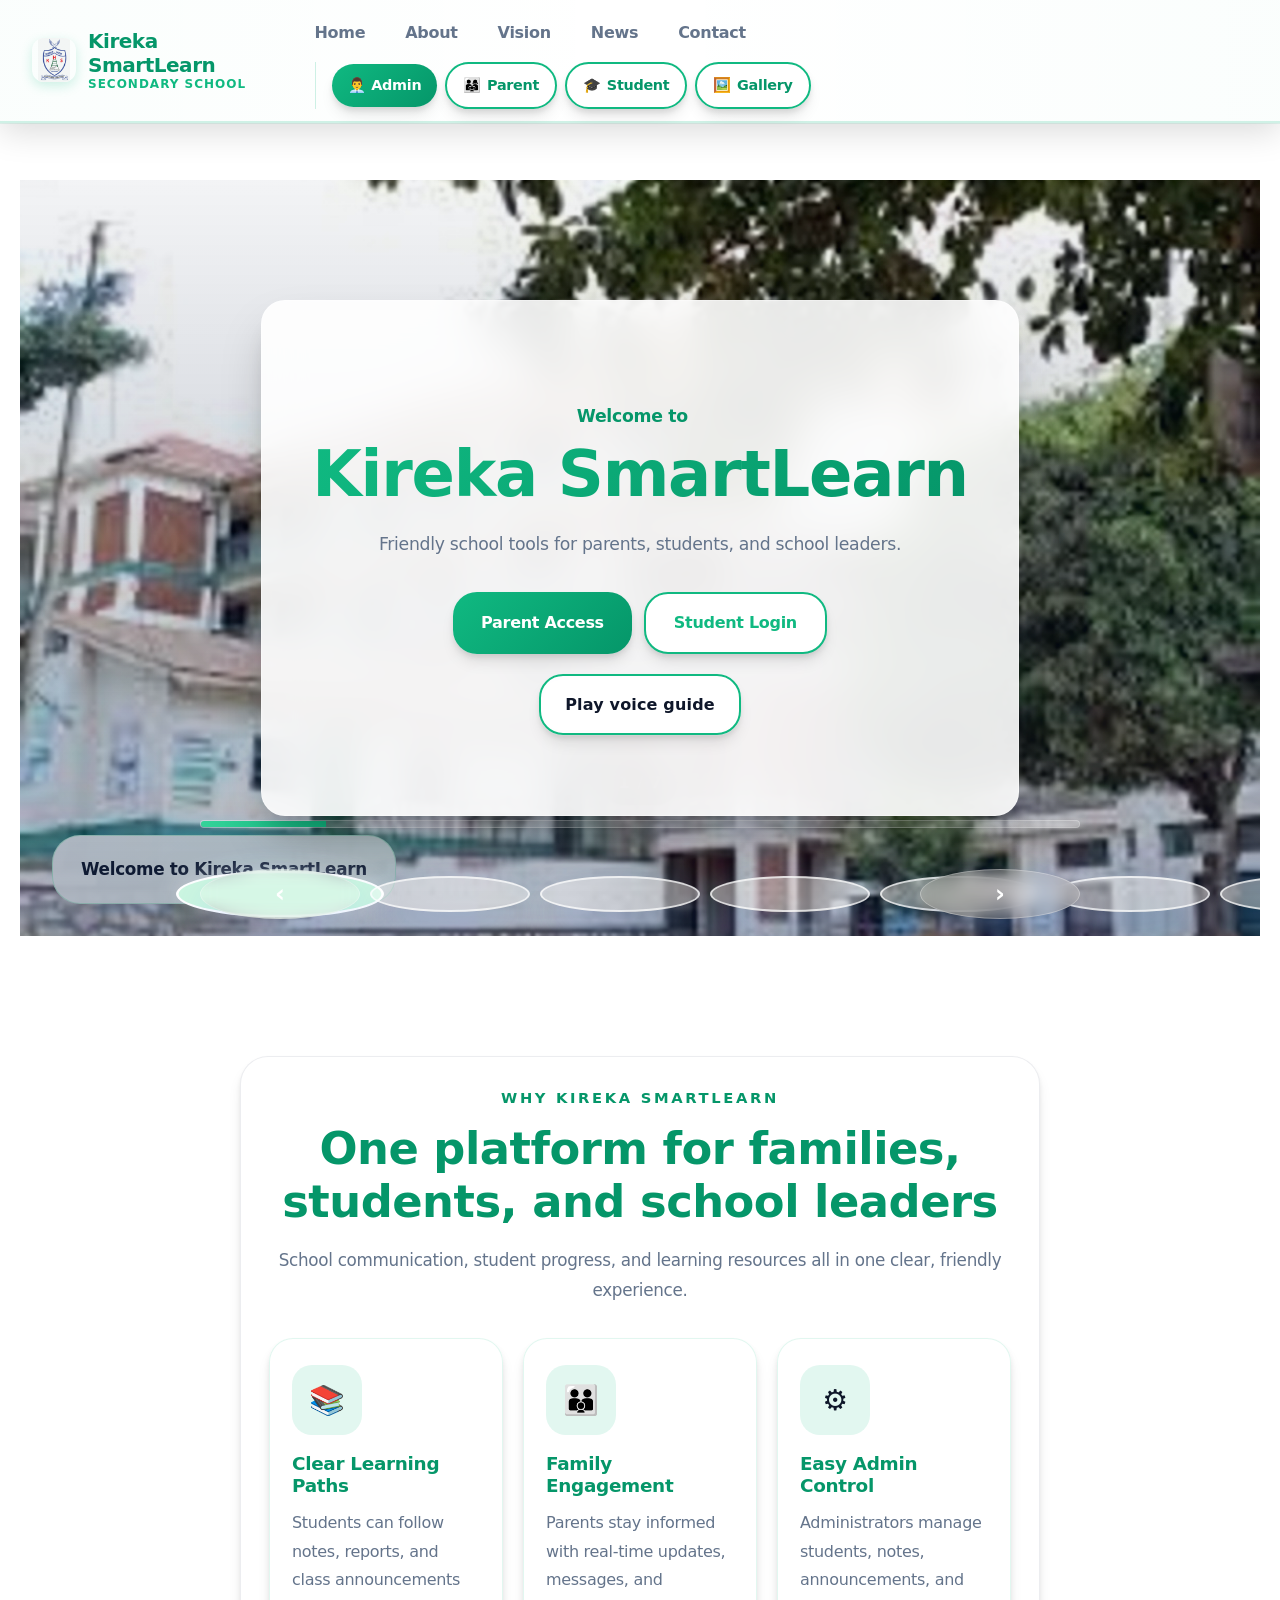
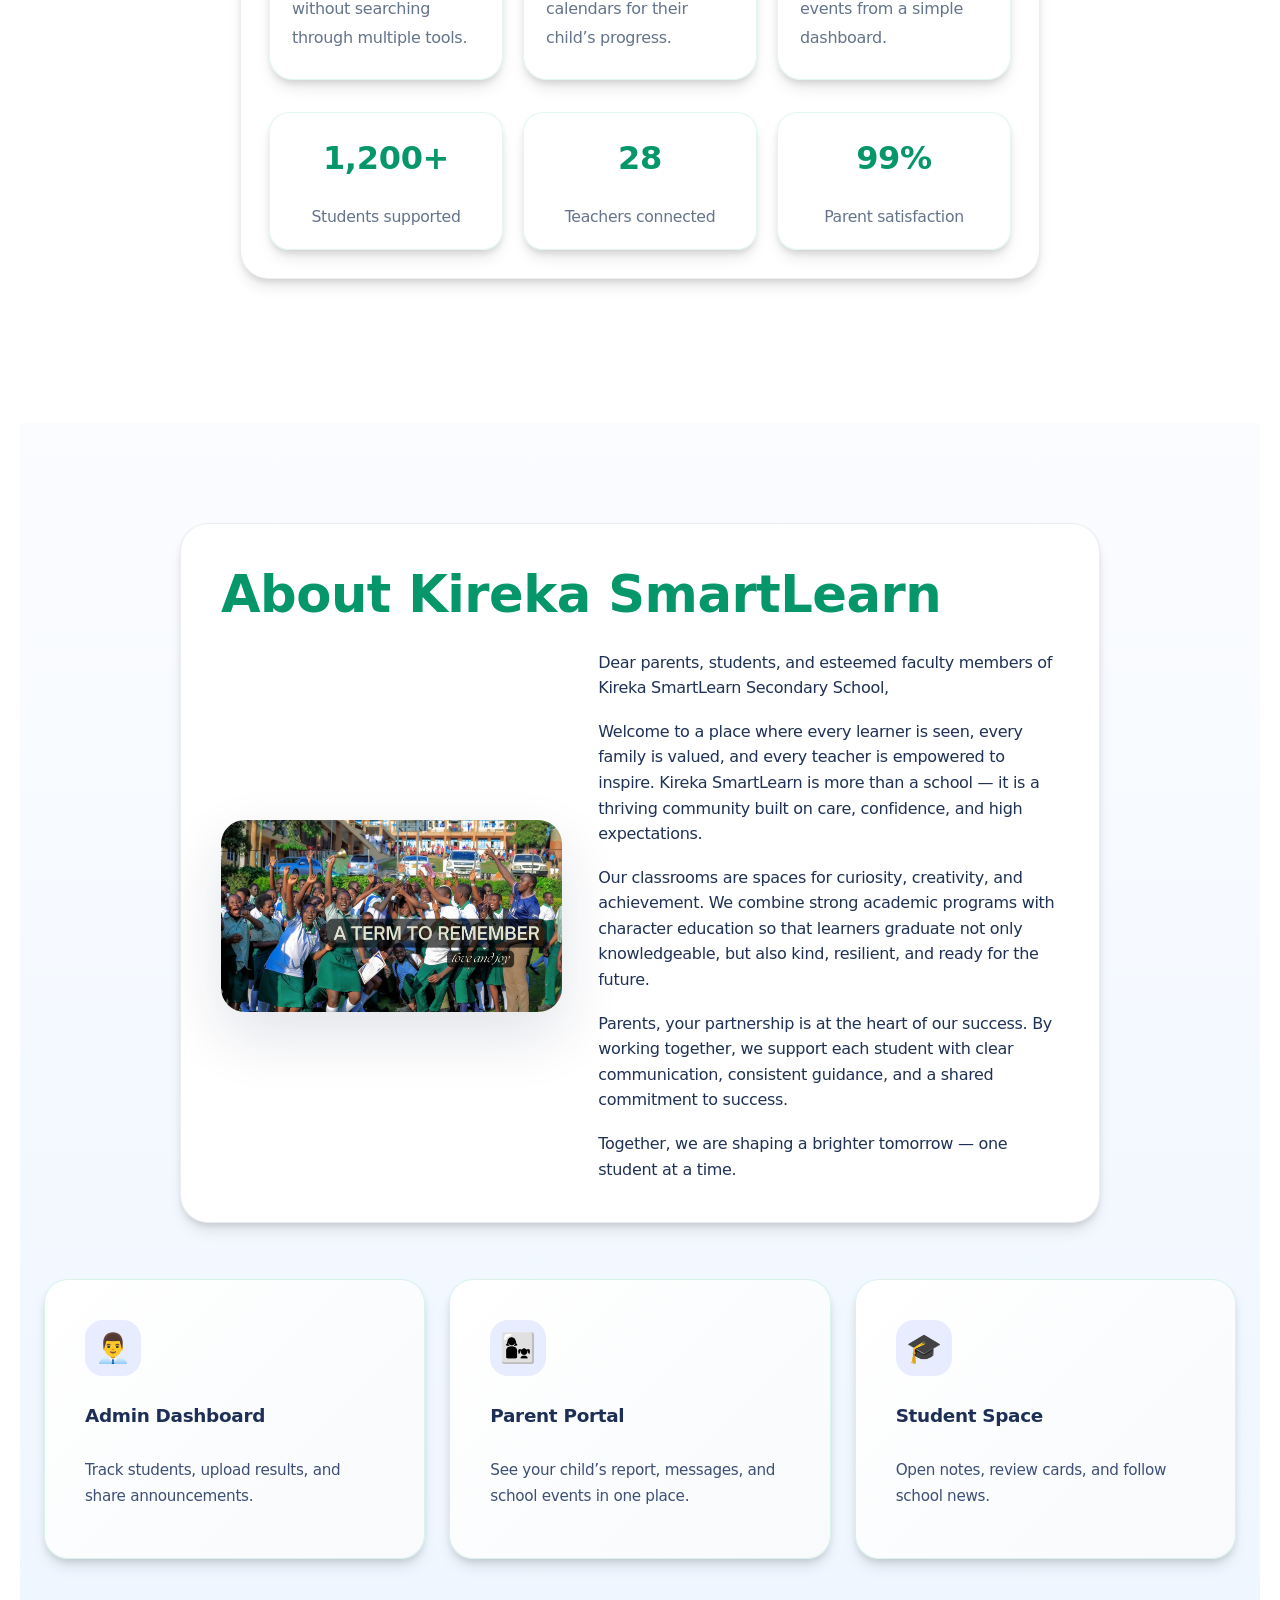
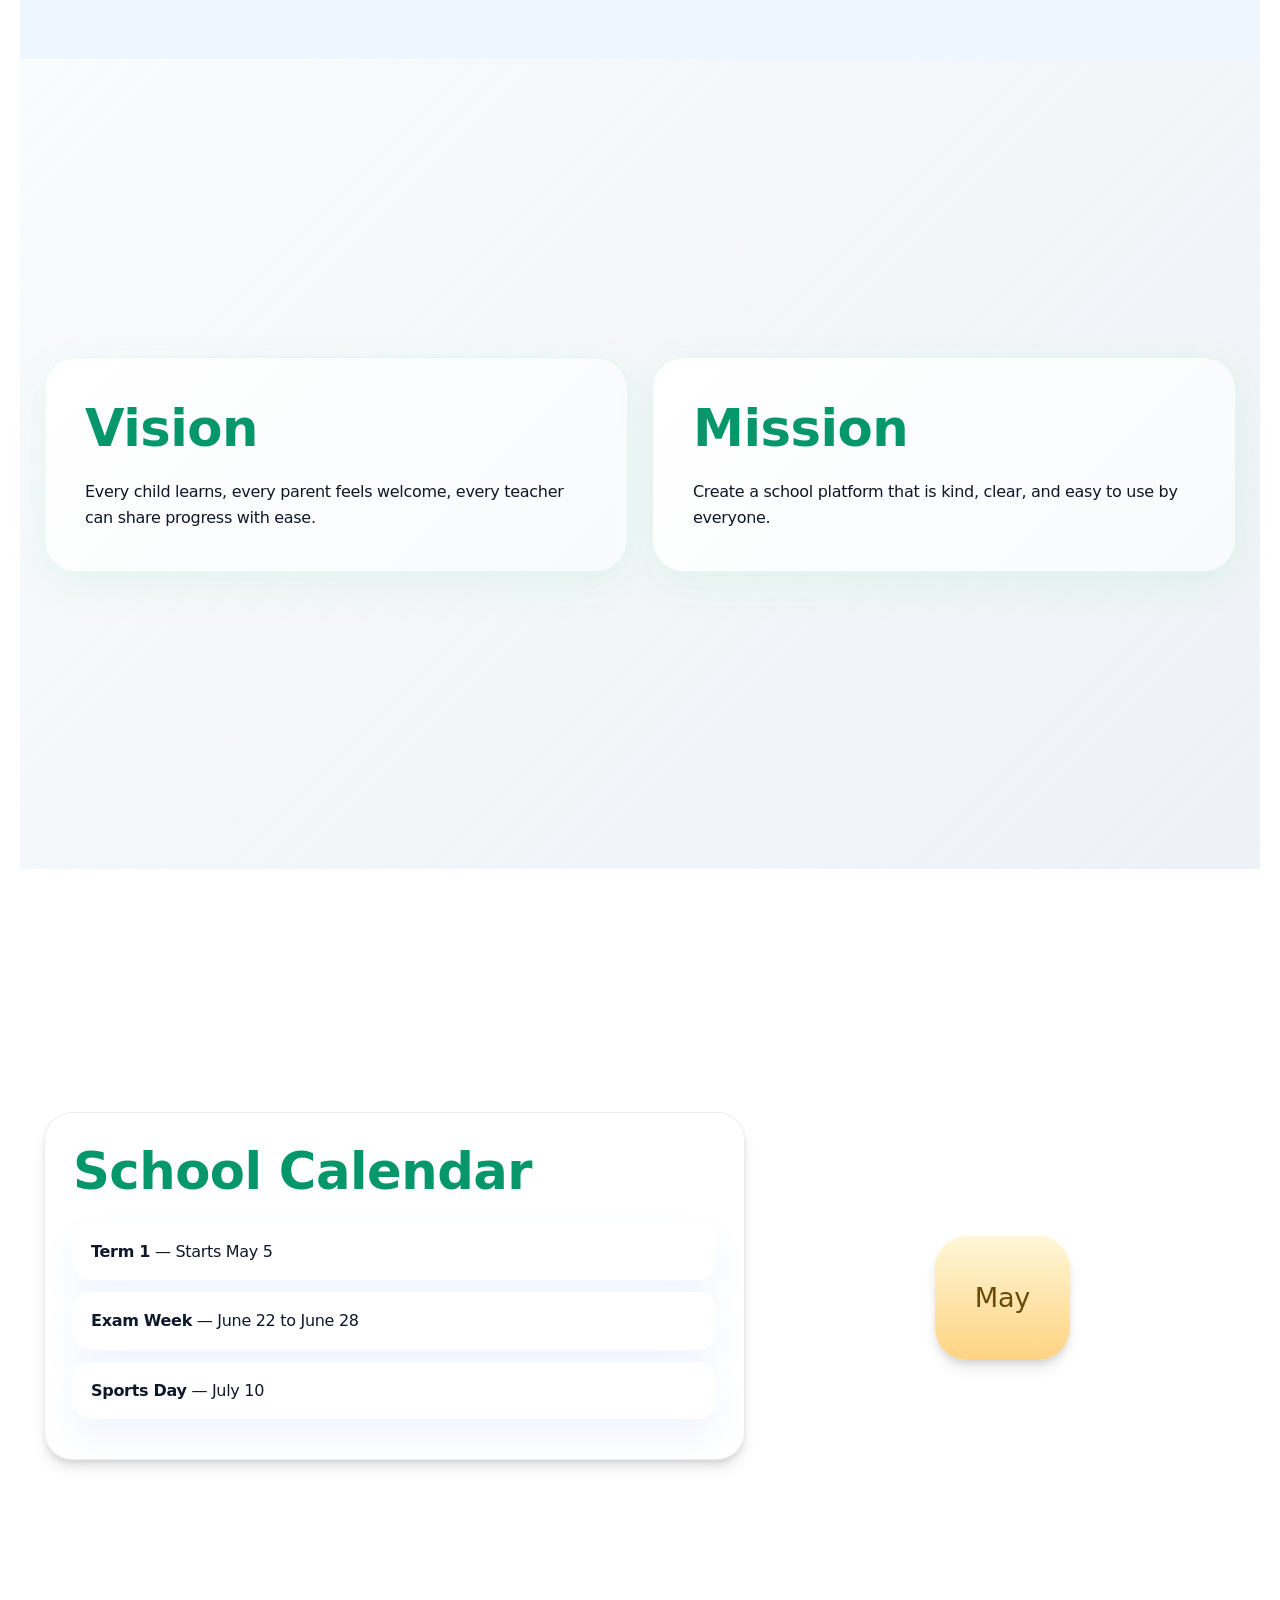
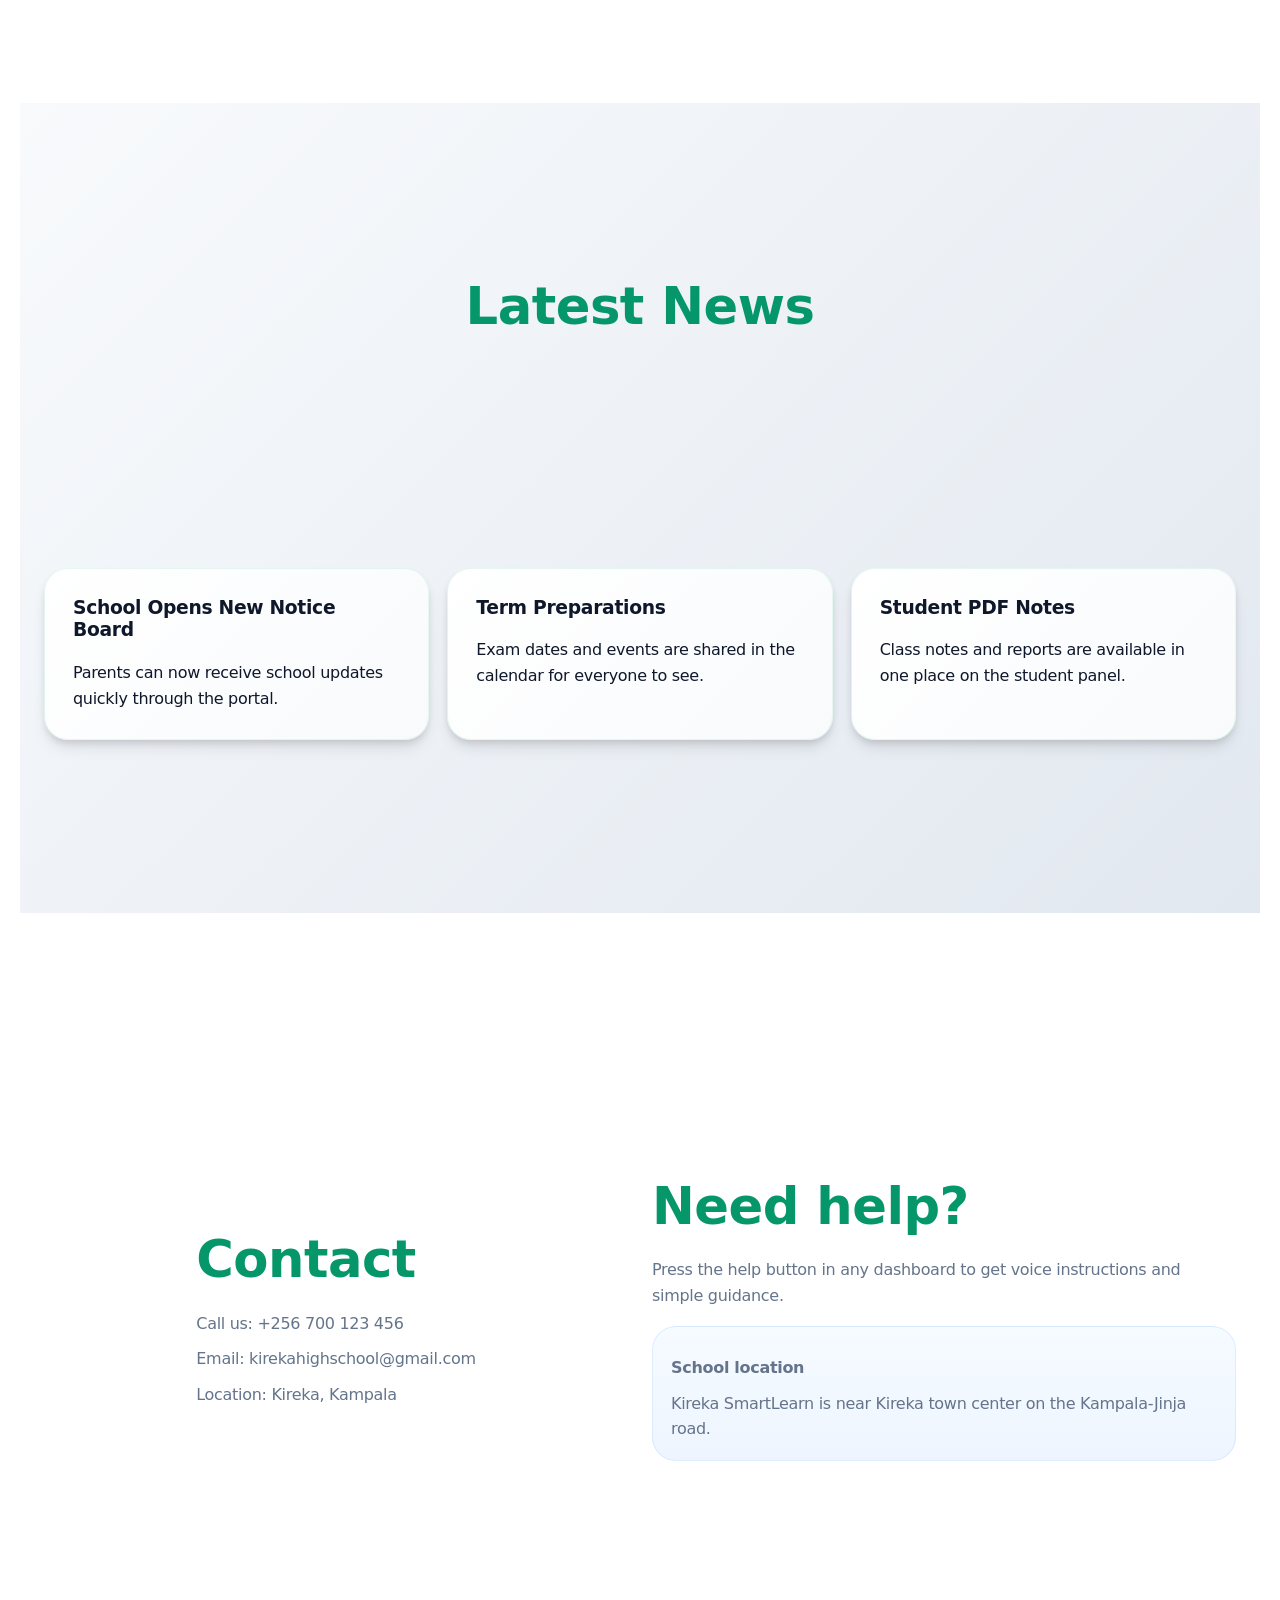
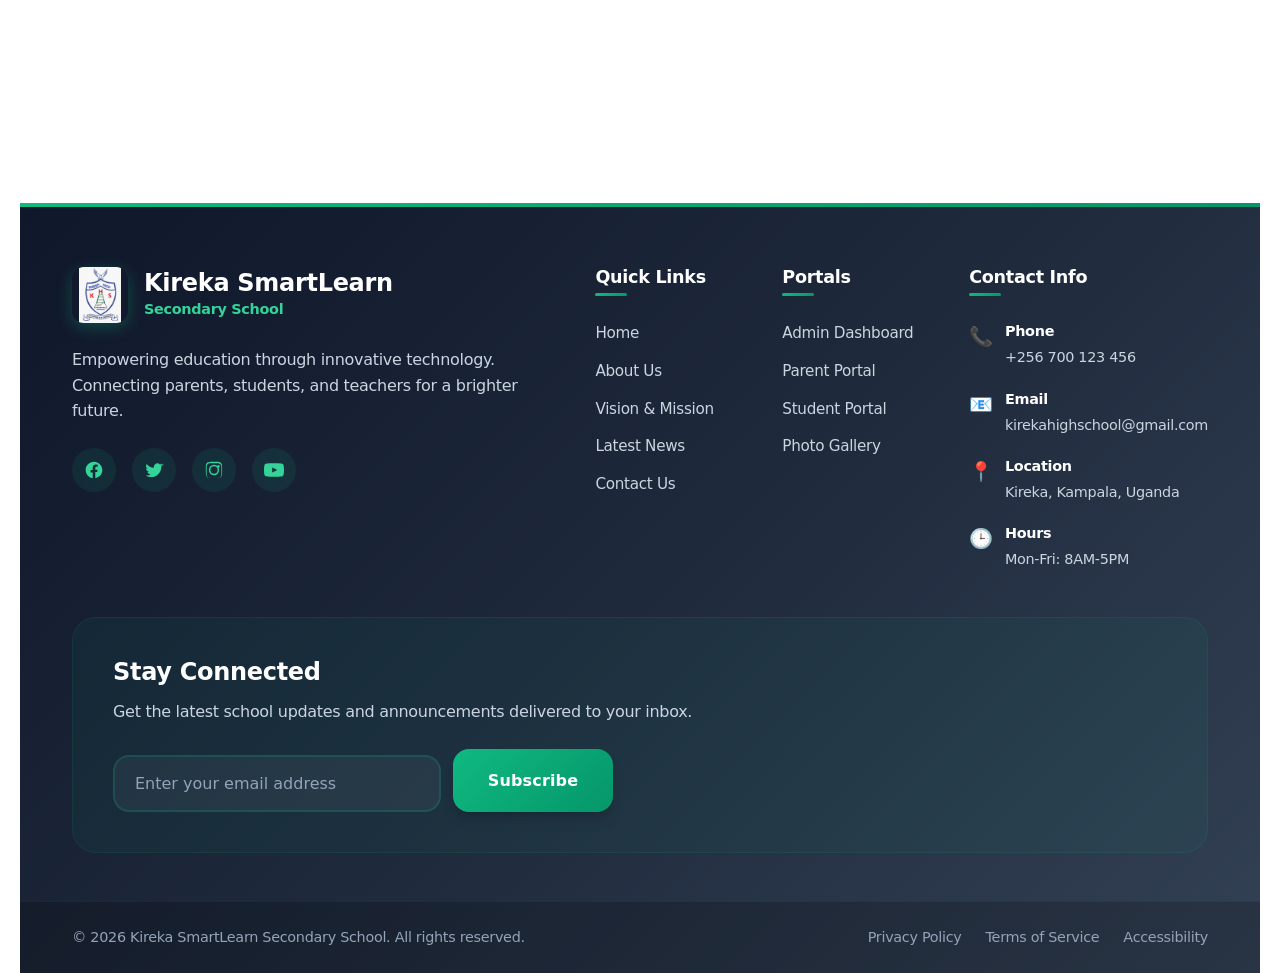
<file: index.html>
<!DOCTYPE html>
<html lang="en">
<head>
  <meta charset="UTF-8" />
  <meta name="viewport" content="width=device-width, initial-scale=1.0" />
  <title>Kireka SmartLearn</title>
  <link rel="stylesheet" href="css/styles.css" />
  <link rel="stylesheet" href="css/landing.css" />
  <script defer src="js/app.js"></script>
  <script defer src="js/landing.js"></script>
</head>
<body>
  <div class="landing-container">
    <div class="welcome-section">
      <div class="logo-area">
        <div class="school-logo">
          <img src="image/kireka-logo.png" alt="Kireka High School Logo">
        </div>
        <h1>Kireka SmartLearn</h1>
        <p class="tagline">Secondary School</p>
      </div>

      <div class="welcome-message">
        <h2>Welcome to Our School Community</h2>
        <p>Simple, friendly tools for parents, students, and teachers. Easy to use, easy to understand.</p>

        <div class="features-preview">
          <div class="feature" data-feature="parent">
            <span>👨‍👩‍👧</span>
            <p>Parent Portal</p>
            <small>Access your child's progress</small>
          </div>
          <div class="feature" data-feature="student">
            <span>🎓</span>
            <p>Student Access</p>
            <small>View reports and notes</small>
          </div>
          <div class="feature" data-feature="admin">
            <span>👨‍💼</span>
            <p>Admin Tools</p>
            <small>Manage school operations</small>
          </div>
        </div>
      </div>

      <div class="action-buttons">
        <a href="#home" class="enter-button">Enter School Portal</a>
        <button id="voiceWelcome" class="voice-button">Listen to Welcome</button>
      </div>

      <div class="quick-info">
        <div class="info-item">
          <h3>📞 Contact</h3>
          <p>+256 700 123 456</p>
        </div>
        <div class="info-item">
          <h3>📍 Location</h3>
          <p>Kireka, Kampala</p>
        </div>
        <div class="info-item">
          <h3>📧 Email</h3>
          <p>kirekahighschool@gmail.com</p>
        </div>
      </div>
    </div>

    <div class="background-elements">
      <div class="floating-shape shape-1"></div>
      <div class="floating-shape shape-2"></div>
      <div class="floating-shape shape-3"></div>
      <div class="floating-shape shape-4"></div>
      <div class="floating-shape shape-5"></div>
    </div>
  </div>

  <div class="main-content">
  <div class="top-nav">
    <div class="brand">
      <img src="image/kireka-logo.png" alt="Kireka High School Logo">
      <div class="brand-text">
        <span class="brand-title">Kireka SmartLearn</span>
        <span class="brand-subtitle">Secondary School</span>
      </div>
    </div>
    <nav>
      <a href="#home" class="nav-link">Home</a>
      <a href="#about" class="nav-link">About</a>
      <a href="#vision" class="nav-link">Vision</a>
      <a href="#news" class="nav-link">News</a>
      <a href="#contact" class="nav-link">Contact</a>
      <div class="nav-buttons">
        <a class="button primary" href="admin.html">
          <span>👨‍💼</span> Admin
        </a>
        <a class="button secondary" href="parent.html">
          <span>👨‍👩‍👧</span> Parent
        </a>
        <a class="button secondary" href="student.html">
          <span>🎓</span> Student
        </a>
        <a class="button secondary" href="gallery.html">
          <span>🖼️</span> Gallery
        </a>
      </div>
    </nav>
    <button class="mobile-menu-toggle" aria-label="Toggle menu">
      <span></span>
      <span></span>
      <span></span>
    </button>
  </div>

  <main class="scroll-container">
    <section class="hero panel" id="home">
      <div class="layer sky"></div>
      <div class="layer hills"></div>
      <div class="layer sun"></div>
      <div class="hero-slider">
        <div class="slide active" style="background-image:url('image/image2slider.jpg');">
          <div class="slide-caption">Welcome to Kireka SmartLearn</div>
        </div>
        <div class="slide" style="background-image:url('image/image3slider.jpg');">
          <div class="slide-caption">Fun classroom life and learning</div>
        </div>
        <div class="slide" style="background-image:url('image/image4slider.jpg');">
          <div class="slide-caption">Library and study support</div>
        </div>
        <div class="slide" style="background-image:url('image/image5slider.jpg');">
          <div class="slide-caption">School activities and events</div>
        </div>
        <div class="slide" style="background-image:url('image/image6slider.jpg');">
          <div class="slide-caption">Student resources available anytime</div>
        </div>
        <div class="slide" style="background-image:url('image/3H6mJ.jpg');">
          <div class="slide-caption">Safe, welcoming learning environment</div>
        </div>
        <div class="slide" style="background-image:url('image/vOAyt.jpg');">
          <div class="slide-caption">Join our school community today</div>
        </div>
        <div class="slider-footer">
          <div class="slider-status">
            <span class="slider-counter"><span class="current">1</span><span class="separator">/</span><span class="total">7</span></span>
          </div>
          <div class="slider-progress">
            <div class="progress-bar"></div>
          </div>
        </div>
        <div class="slider-nav" aria-label="Slider navigation">
          <button class="slider-arrow prev" aria-label="Previous slide">‹</button>
          <div class="slider-dots"></div>
          <button class="slider-arrow next" aria-label="Next slide">›</button>
        </div>
      </div>
      <div class="content">
        <p class="eyebrow">Welcome to</p>
        <h1>Kireka SmartLearn</h1>
        <p>Friendly school tools for parents, students, and school leaders.</p>
        <div class="hero-actions">
          <a href="parent.html" class="cta">Parent Access</a>
          <a href="student.html" class="cta secondary">Student Login</a>
        </div>
        <button id="guideButton" class="guide-button">Play voice guide</button>
      </div>
    </section>

    <section class="panel benefits-panel" id="benefits">
      <div class="panel-card">
        <div class="benefits-header">
          <span class="eyebrow">Why Kireka SmartLearn</span>
          <h2>One platform for families, students, and school leaders</h2>
          <p>School communication, student progress, and learning resources all in one clear, friendly experience.</p>
        </div>

        <div class="benefits-grid">
          <article class="benefit-card">
            <div class="benefit-icon">📚</div>
            <h3>Clear Learning Paths</h3>
            <p>Students can follow notes, reports, and class announcements without searching through multiple tools.</p>
          </article>
          <article class="benefit-card">
            <div class="benefit-icon">👪</div>
            <h3>Family Engagement</h3>
            <p>Parents stay informed with real-time updates, messages, and calendars for their child’s progress.</p>
          </article>
          <article class="benefit-card">
            <div class="benefit-icon">⚙️</div>
            <h3>Easy Admin Control</h3>
            <p>Administrators manage students, notes, announcements, and events from a simple dashboard.</p>
          </article>
        </div>

        <div class="metric-grid">
          <div class="metric-card">
            <strong>1,200+</strong>
            <span>Students supported</span>
          </div>
          <div class="metric-card">
            <strong>28</strong>
            <span>Teachers connected</span>
          </div>
          <div class="metric-card">
            <strong>99%</strong>
            <span>Parent satisfaction</span>
          </div>
        </div>
      </div>
    </section>

    <section class="panel about-panel" id="about">
      <div class="panel-card">
        <h2>About Kireka SmartLearn</h2>
        <div class="about-content">
          <div class="about-image">
            <img src="image/3H6mJ.jpg" alt="Kireka SmartLearn School">
          </div>
          <div class="about-text">
            <p>Dear parents, students, and esteemed faculty members of Kireka SmartLearn Secondary School,</p>
            <p>Welcome to a place where every learner is seen, every family is valued, and every teacher is empowered to inspire. Kireka SmartLearn is more than a school — it is a thriving community built on care, confidence, and high expectations.</p>
            <p>Our classrooms are spaces for curiosity, creativity, and achievement. We combine strong academic programs with character education so that learners graduate not only knowledgeable, but also kind, resilient, and ready for the future.</p>
            <p>Parents, your partnership is at the heart of our success. By working together, we support each student with clear communication, consistent guidance, and a shared commitment to success.</p>
            <p>Together, we are shaping a brighter tomorrow — one student at a time.</p>
          </div>
        </div>
      </div>
      <div class="feature-grid">
        <article>
          <span>👨‍💼</span>
          <h3>Admin Dashboard</h3>
          <p>Track students, upload results, and share announcements.</p>
        </article>
        <article>
          <span>👩‍👧</span>
          <h3>Parent Portal</h3>
          <p>See your child’s report, messages, and school events in one place.</p>
        </article>
        <article>
          <span>🎓</span>
          <h3>Student Space</h3>
          <p>Open notes, review cards, and follow school news.</p>
        </article>
      </div>
    </section>

    <section class="panel mission-panel" id="vision">
      <div class="mission-row">
        <div>
          <h2>Vision</h2>
          <p>Every child learns, every parent feels welcome, every teacher can share progress with ease.</p>
        </div>
        <div>
          <h2>Mission</h2>
          <p>Create a school platform that is kind, clear, and easy to use by everyone.</p>
        </div>
      </div>
    </section>

    <section class="panel calendar-panel">
      <div class="panel-card">
        <h2>School Calendar</h2>
        <ul class="calendar-list" id="homeCalendar">
          <li><strong>Term 1</strong> — Starts May 5</li>
          <li><strong>Exam Week</strong> — June 22 to June 28</li>
          <li><strong>Sports Day</strong> — July 10</li>
        </ul>
      </div>
      <div class="calendar-visual">
        <div class="calendar-card">May</div>
      </div>
    </section>

    <section class="panel news-panel" id="news">
      <h2>Latest News</h2>
      <div class="news-grid">
        <article>
          <h3>School Opens New Notice Board</h3>
          <p>Parents can now receive school updates quickly through the portal.</p>
        </article>
        <article>
          <h3>Term Preparations</h3>
          <p>Exam dates and events are shared in the calendar for everyone to see.</p>
        </article>
        <article>
          <h3>Student PDF Notes</h3>
          <p>Class notes and reports are available in one place on the student panel.</p>
        </article>
      </div>
    </section>

    <section class="panel contact-panel" id="contact">
      <div>
        <h2>Contact</h2>
        <p>Call us: +256 700 123 456</p>
        <p>Email: kirekahighschool@gmail.com</p>
        <p>Location: Kireka, Kampala</p>
      </div>
      <div>
        <h2>Need help?</h2>
        <p>Press the help button in any dashboard to get voice instructions and simple guidance.</p>
        <div class="map-card">
          <p><strong>School location</strong></p>
          <p>Kireka SmartLearn is near Kireka town center on the Kampala-Jinja road.</p>
        </div>
      </div>
    </section>
  </main>

  <footer>
    <div class="footer-content">
      <div class="footer-main">
        <div class="footer-brand">
          <div class="footer-logo">
            <img src="image/kireka-logo.png" alt="Kireka High School Logo">
            <div>
              <h3>Kireka SmartLearn</h3>
              <p>Secondary School</p>
            </div>
          </div>
          <p class="footer-description">Empowering education through innovative technology. Connecting parents, students, and teachers for a brighter future.</p>
          <div class="social-links">
            <a href="https://www.facebook.com/kirekahighschool" aria-label="Facebook" target="_blank" rel="noopener noreferrer">
              <svg viewBox="0 0 24 24" fill="currentColor" aria-hidden="true"><path d="M22 12.07C22 6.48 17.52 2 11.93 2S2 6.48 2 12.07c0 4.99 3.66 9.13 8.44 9.92v-7.03H7.9v-2.89h2.53V9.41c0-2.5 1.49-3.89 3.77-3.89 1.09 0 2.23.2 2.23.2v2.45h-1.26c-1.24 0-1.62.77-1.62 1.56v1.87h2.76l-.44 2.89h-2.32v7.03C18.34 21.2 22 17.06 22 12.07z"/></svg>
            </a>
            <a href="https://twitter.com/kirekahighschool" aria-label="Twitter" target="_blank" rel="noopener noreferrer">
              <svg viewBox="0 0 24 24" fill="currentColor" aria-hidden="true"><path d="M22.46 6c-.77.35-1.6.59-2.46.7a4.29 4.29 0 0 0 1.88-2.37 8.58 8.58 0 0 1-2.72 1.04 4.27 4.27 0 0 0-7.28 3.89A12.13 12.13 0 0 1 3.16 4.8a4.26 4.26 0 0 0 1.32 5.7 4.22 4.22 0 0 1-1.93-.53v.05a4.27 4.27 0 0 0 3.42 4.18 4.3 4.3 0 0 1-1.92.07 4.28 4.28 0 0 0 4 2.97A8.57 8.57 0 0 1 2 18.57a12.1 12.1 0 0 0 6.56 1.92c7.88 0 12.19-6.53 12.19-12.19 0-.19 0-.37-.01-.56A8.7 8.7 0 0 0 24 4.56a8.48 8.48 0 0 1-2.54.7z"/></svg>
            </a>
            <a href="https://www.instagram.com/kirekahighschool" aria-label="Instagram" target="_blank" rel="noopener noreferrer">
              <svg viewBox="0 0 24 24" fill="currentColor" aria-hidden="true"><path d="M12 2.16c3.2 0 3.58.01 4.84.07 1.17.05 1.8.24 2.22.4.53.22.91.48 1.31.88.4.4.67.78.88 1.31.16.43.35 1.06.4 2.22.06 1.26.07 1.64.07 4.84s-.01 3.58-.07 4.84c-.05 1.17-.24 1.8-.4 2.22a3.68 3.68 0 0 1-.88 1.31 3.68 3.68 0 0 1-1.31.88c-.43.16-1.05.35-2.22.4-1.26.06-1.64.07-4.84.07s-3.58-.01-4.84-.07c-1.17-.05-1.8-.24-2.22-.4a3.68 3.68 0 0 1-1.31-.88 3.68 3.68 0 0 1-.88-1.31c-.16-.43-.35-1.05-.4-2.22C2.17 15.58 2.16 15.2 2.16 12s.01-3.58.07-4.84c.05-1.17.24-1.8.4-2.22a3.68 3.68 0 0 1 .88-1.31 3.68 3.68 0 0 1 1.31-.88c.43-.16 1.05-.35 2.22-.4C8.42 2.17 8.8 2.16 12 2.16zm0 1.8c-3.16 0-3.53.01-4.78.06-.95.04-1.47.2-1.81.34-.45.18-.77.38-1.11.73-.34.34-.55.67-.73 1.12-.14.33-.3.85-.34 1.81-.05 1.25-.06 1.62-.06 4.78s.01 3.53.06 4.78c.04.95.2 1.47.34 1.81.18.45.38.77.73 1.11.34.34.67.55 1.12.73.33.14.85.3 1.81.34 1.25.05 1.62.06 4.78.06s3.53-.01 4.78-.06c.95-.04 1.47-.2 1.81-.34.45-.18.77-.38 1.11-.73.34-.34.55-.67.73-1.12.14-.33.3-.85.34-1.81.05-1.25.06-1.62.06-4.78s-.01-3.53-.06-4.78c-.04-.95-.2-1.47-.34-1.81a2.49 2.49 0 0 0-.73-1.12 2.49 2.49 0 0 0-1.11-.73c-.33-.14-.85-.3-1.81-.34-1.25-.05-1.62-.06-4.78-.06zM12 5.84a6.16 6.16 0 1 1 0 12.32 6.16 6.16 0 0 1 0-12.32zm0 1.8a4.36 4.36 0 1 0 0 8.72 4.36 4.36 0 0 0 0-8.72zm5.4-1.64a1.44 1.44 0 1 1 0 2.88 1.44 1.44 0 0 1 0-2.88z"/></svg>
            </a>
            <a href="https://www.youtube.com/kirekahighschool" aria-label="YouTube" target="_blank" rel="noopener noreferrer">
              <svg viewBox="0 0 24 24" fill="currentColor" aria-hidden="true"><path d="M23.5 6.2c-.2-.8-.8-1.4-1.6-1.6C19.6 4 12 4 12 4s-7.6 0-9.9.6c-.8.2-1.4.8-1.6 1.6C0 8.4 0 12 0 12s0 3.6.5 5.8c.2.8.8 1.4 1.6 1.6 2.3.6 9.9.6 9.9.6s7.6 0 9.9-.6c.8-.2 1.4-.8 1.6-1.6.5-2.2.5-5.8.5-5.8s0-3.6-.5-5.8zM9.8 15.1V8.9l6.1 3.1-6.1 3.1z"/></svg>
            </a>
          </div>
        </div>

        <div class="footer-links">
          <div class="footer-section">
            <h4>Quick Links</h4>
            <ul>
              <li><a href="#home">Home</a></li>
              <li><a href="#about">About Us</a></li>
              <li><a href="#vision">Vision & Mission</a></li>
              <li><a href="#news">Latest News</a></li>
              <li><a href="#contact">Contact Us</a></li>
            </ul>
          </div>

          <div class="footer-section">
            <h4>Portals</h4>
            <ul>
              <li><a href="admin.html">Admin Dashboard</a></li>
              <li><a href="parent.html">Parent Portal</a></li>
              <li><a href="student.html">Student Portal</a></li>
              <li><a href="gallery.html">Photo Gallery</a></li>
            </ul>
          </div>

          <div class="footer-section">
            <h4>Contact Info</h4>
            <ul class="contact-list">
              <li>
                <span class="contact-icon">📞</span>
                <div>
                  <strong>Phone</strong>
                  <p>+256 700 123 456</p>
                </div>
              </li>
              <li>
                <span class="contact-icon">📧</span>
                <div>
                  <strong>Email</strong>
                  <p>kirekahighschool@gmail.com</p>
                </div>
              </li>
              <li>
                <span class="contact-icon">📍</span>
                <div>
                  <strong>Location</strong>
                  <p>Kireka, Kampala, Uganda</p>
                </div>
              </li>
              <li>
                <span class="contact-icon">🕒</span>
                <div>
                  <strong>Hours</strong>
                  <p>Mon-Fri: 8AM-5PM</p>
                </div>
              </li>
            </ul>
          </div>
        </div>
      </div>

      <div class="footer-newsletter">
        <div class="newsletter-content">
          <h4>Stay Connected</h4>
          <p>Get the latest school updates and announcements delivered to your inbox.</p>
          <form class="newsletter-form">
            <input type="email" placeholder="Enter your email address" aria-label="Email address" required>
            <button type="submit" class="newsletter-btn">Subscribe</button>
          </form>
        </div>
      </div>
    </div>

    <div class="footer-bottom">
      <div class="footer-bottom-content">
        <p class="copyright">© 2026 Kireka SmartLearn Secondary School. All rights reserved.</p>
        <div class="footer-bottom-links">
          <a href="#">Privacy Policy</a>
          <a href="#">Terms of Service</a>
          <a href="#">Accessibility</a>
        </div>
      </div>
    </div>
  </footer>
  </div>
</body>
</html>
</file>
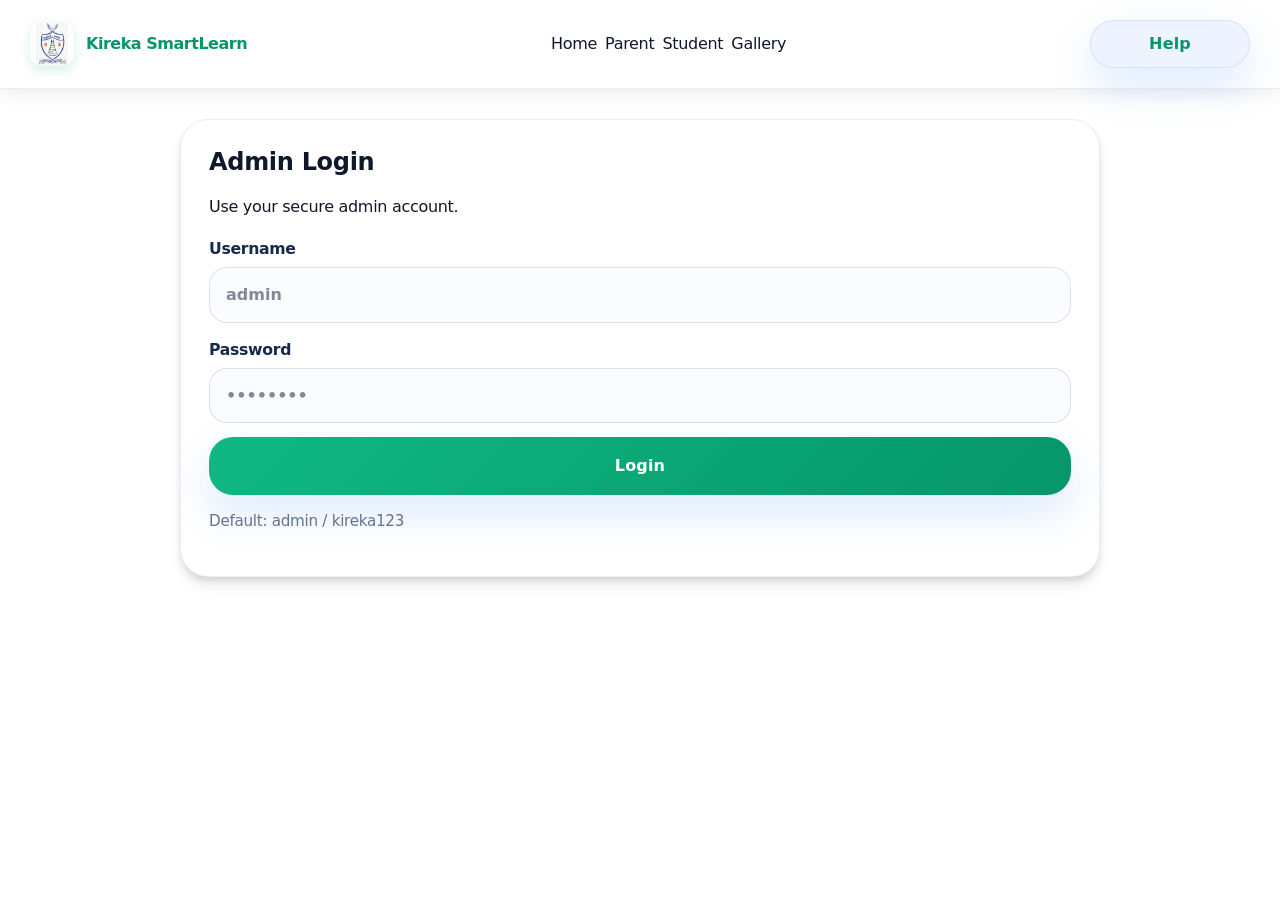
<file: admin.html>
<!DOCTYPE html>
<html lang="en">
<head>
  <meta charset="UTF-8" />
  <meta name="viewport" content="width=device-width, initial-scale=1.0" />
  <title>Admin | Kireka SmartLearn</title>
  <link rel="stylesheet" href="css/styles.css" />
  <script defer src="js/app.js"></script>
</head>
<body class="dashboard-page">
  <header class="dashboard-header">
    <div class="brand"><img src="image/kireka-logo.png" alt="Kireka High School Logo"> Kireka SmartLearn</div>
    <nav>
      <a href="index.html">Home</a>
      <a href="parent.html">Parent</a>
      <a href="student.html">Student</a>
      <a href="gallery.html">Gallery</a>
    </nav>
    <div class="header-actions">
      <button id="adminHelp" class="help-pill">Help</button>
    </div>
  </header>

  <main class="dashboard-shell">
    <section class="login-card" id="adminLogin">
      <h2>Admin Login</h2>
      <p>Use your secure admin account.</p>
      <form id="adminLoginForm">
        <label>Username
          <input type="text" id="adminUser" placeholder="admin" required />
        </label>
        <label>Password
          <input type="password" id="adminPass" placeholder="••••••••" required />
        </label>
        <button type="submit">Login</button>
      </form>
      <p class="small-note">Default: admin / kireka123</p>
    </section>

    <section class="dashboard hidden" id="adminPanel">
      <div class="dashboard-intro">
        <h1>Admin Dashboard</h1>
        <p>Manage students, results, notes, announcements, events, and messages.</p>
        <button id="adminLogout" class="secondary small">Log out</button>
      </div>

      <div class="tabs">
        <button class="tab-button active" data-tab="students">Students</button>
        <button class="tab-button" data-tab="academic">Academics</button>
        <button class="tab-button" data-tab="announcements">Announcements</button>
        <button class="tab-button" data-tab="calendar">Calendar</button>
        <button class="tab-button" data-tab="messages">Messages</button>
      </div>

      <div class="tab-content active" id="studentsTab">
        <div class="panel-card">
          <h2>Register New Student</h2>
          <form id="studentForm">
            <label>Student Name
              <input type="text" id="studentName" placeholder="Jane Doe" required />
            </label>
            <label>Class
              <select id="studentClass" required>
                <option value="S1">S1</option>
                <option value="S2">S2</option>
                <option value="S3">S3</option>
                <option value="S4">S4</option>
              </select>
            </label>
            <label>Student ID
              <input type="text" id="studentId" placeholder="KSL-001" required />
            </label>
            <label>Passcode
              <input type="text" id="studentPass" placeholder="1234" required />
            </label>
            <button type="submit">Save Student</button>
          </form>
        </div>
        <div class="panel-card">
          <h3>Current Students</h3>
          <div id="studentList" class="item-list"></div>
        </div>
      </div>

      <div class="tab-content" id="academicTab">
        <div class="panel-card">
          <h2>Manage Reports</h2>
          <div class="report-options">
            <button id="uploadReportBtn" class="option-btn active">Upload Report File</button>
            <button id="createReportBtn" class="option-btn">Create Table Report</button>
          </div>
          
          <div id="uploadReportSection" class="report-section">
            <form id="reportForm">
              <label>Student ID
                <input type="text" id="reportStudentId" placeholder="KSL-001" required />
              </label>
              <label>Report File
                <input type="file" id="reportFile" accept=".pdf,.doc,.docx,.jpg,.png" required />
              </label>
              <label>Summary/Comments
                <textarea id="reportText" rows="3" placeholder="Optional summary or comments about the report." required></textarea>
              </label>
              <button type="submit">Upload Report</button>
            </form>
          </div>
          
          <div id="createReportSection" class="report-section hidden">
            <form id="tableReportForm">
              <label>Student ID
                <input type="text" id="tableReportStudentId" placeholder="KSL-001" required />
              </label>
              <label>Term/Semester
                <select id="reportTerm" required>
                  <option value="Term 1">Term 1</option>
                  <option value="Term 2">Term 2</option>
                  <option value="Term 3">Term 3</option>
                  <option value="Final">Final</option>
                </select>
              </label>
              <div class="grades-table">
                <h3>Subject Grades</h3>
                <div class="table-row header">
                  <div>Subject</div>
                  <div>Score (%)</div>
                  <div>Grade</div>
                  <div>Comments</div>
                </div>
                <div class="table-row">
                  <input type="text" id="subject1" placeholder="Mathematics" required />
                  <input type="number" id="score1" min="0" max="100" placeholder="85" required />
                  <input type="text" id="grade1" placeholder="A" required />
                  <input type="text" id="comment1" placeholder="Excellent work" />
                </div>
                <div class="table-row">
                  <input type="text" id="subject2" placeholder="English" required />
                  <input type="number" id="score2" min="0" max="100" placeholder="78" required />
                  <input type="text" id="grade2" placeholder="B+" required />
                  <input type="text" id="comment2" placeholder="Good improvement" />
                </div>
                <div class="table-row">
                  <input type="text" id="subject3" placeholder="Science" required />
                  <input type="number" id="score3" min="0" max="100" placeholder="92" required />
                  <input type="text" id="grade3" placeholder="A+" required />
                  <input type="text" id="comment3" placeholder="Outstanding performance" />
                </div>
                <div class="table-row">
                  <input type="text" id="subject4" placeholder="Social Studies" required />
                  <input type="number" id="score4" min="0" max="100" placeholder="88" required />
                  <input type="text" id="grade4" placeholder="A" required />
                  <input type="text" id="comment4" placeholder="Very good" />
                </div>
                <div class="table-row">
                  <input type="text" id="subject5" placeholder="Arts" required />
                  <input type="number" id="score5" min="0" max="100" placeholder="76" required />
                  <input type="text" id="grade5" placeholder="B" required />
                  <input type="text" id="comment5" placeholder="Satisfactory" />
                </div>
                <button type="button" id="addSubjectBtn" class="secondary small">Add Another Subject</button>
              </div>
              <label>Overall Comments
                <textarea id="overallComments" rows="3" placeholder="General teacher comments and recommendations." required></textarea>
              </label>
              <button type="submit">Save Table Report</button>
            </form>
          </div>
        </div>
        <div class="panel-card">
          <h3>Current Reports</h3>
          <div id="reportList" class="item-list"></div>
        </div>
        <div class="panel-card">
          <h2>Upload Class Notes</h2>
          <form id="notesForm">
            <label>Title
              <input type="text" id="noteTitle" placeholder="Biology Quiz" required />
            </label>
            <label>Class
              <select id="noteClass" required>
                <option value="S1">S1</option>
                <option value="S2">S2</option>
                <option value="S3">S3</option>
                <option value="S4">S4</option>
              </select>
            </label>
            <label>Subject
              <input type="text" id="noteSubject" placeholder="Mathematics" required />
            </label>
            <label>PDF File
              <input type="file" id="noteFile" accept="application/pdf" required />
            </label>
            <button type="submit">Upload Note</button>
          </form>
        </div>
        <div class="panel-card">
          <h3>Uploaded Notes</h3>
          <div id="noteList" class="item-list"></div>
        </div>
      </div>

      <div class="tab-content" id="announcementsTab">
        <div class="panel-card">
          <h2>New Announcement</h2>
          <form id="announceForm">
            <label>Title
              <input type="text" id="announceTitle" placeholder="Open Day" required />
            </label>
            <label>Message
              <textarea id="announceText" rows="3" placeholder="Type the announcement here." required></textarea>
            </label>
            <button type="submit">Post Announcement</button>
          </form>
        </div>
        <div class="panel-card">
          <h3>Announcements</h3>
          <div id="announcementList" class="item-list"></div>
        </div>
      </div>

      <div class="tab-content" id="calendarTab">
        <div class="panel-card">
          <h2>Add Event</h2>
          <form id="eventForm">
            <label>Event</label>
            <input type="text" id="eventTitle" placeholder="Exam Week" required />
            <label>Date</label>
            <input type="date" id="eventDate" required />
            <label>Description</label>
            <textarea id="eventText" rows="2" placeholder="Short event description." required></textarea>
            <button type="submit">Save Event</button>
          </form>
        </div>
        <div class="panel-card">
          <h3>School Calendar</h3>
          <div id="eventList" class="item-list"></div>
        </div>
      </div>

      <div class="tab-content" id="messagesTab">
        <div class="panel-card">
          <h2>Parent Messages</h2>
          <div id="messageList" class="item-list"></div>
        </div>
      </div>
    </section>
  </main>
</body>
</html>
</file>
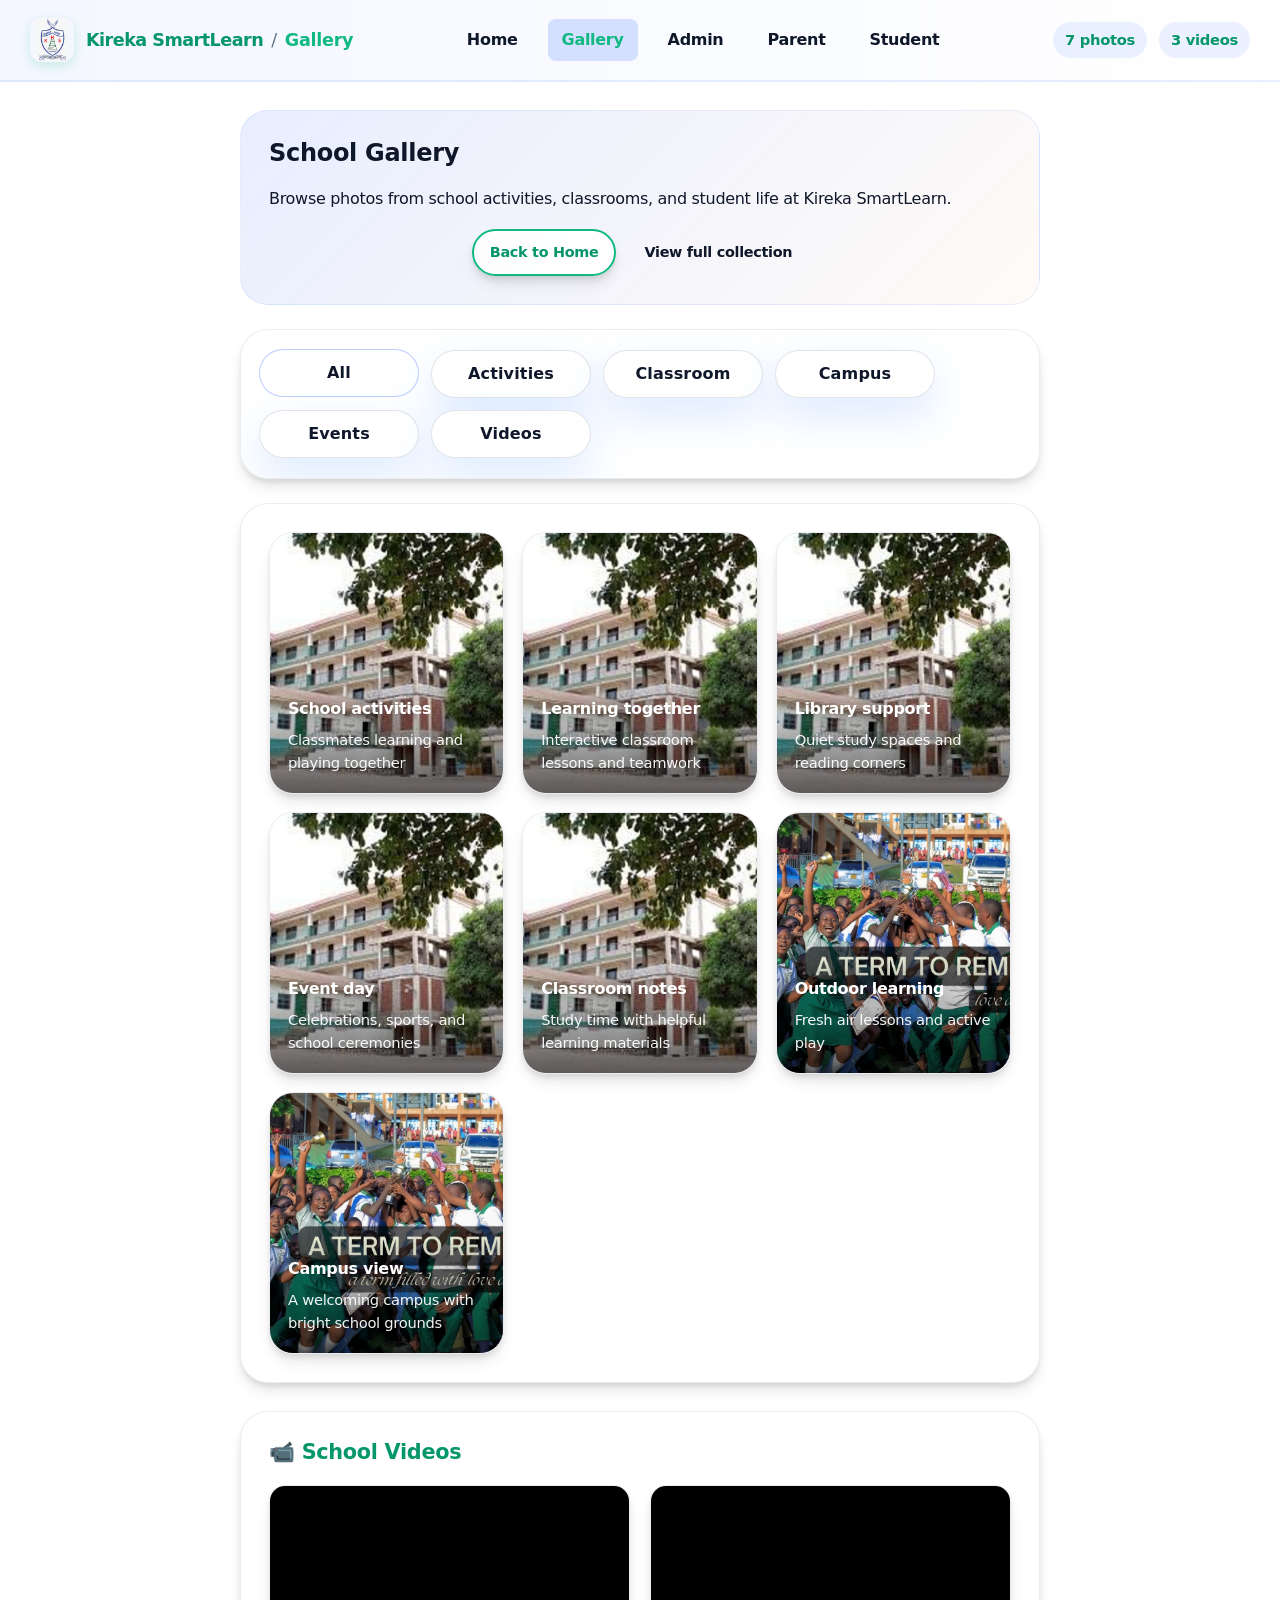
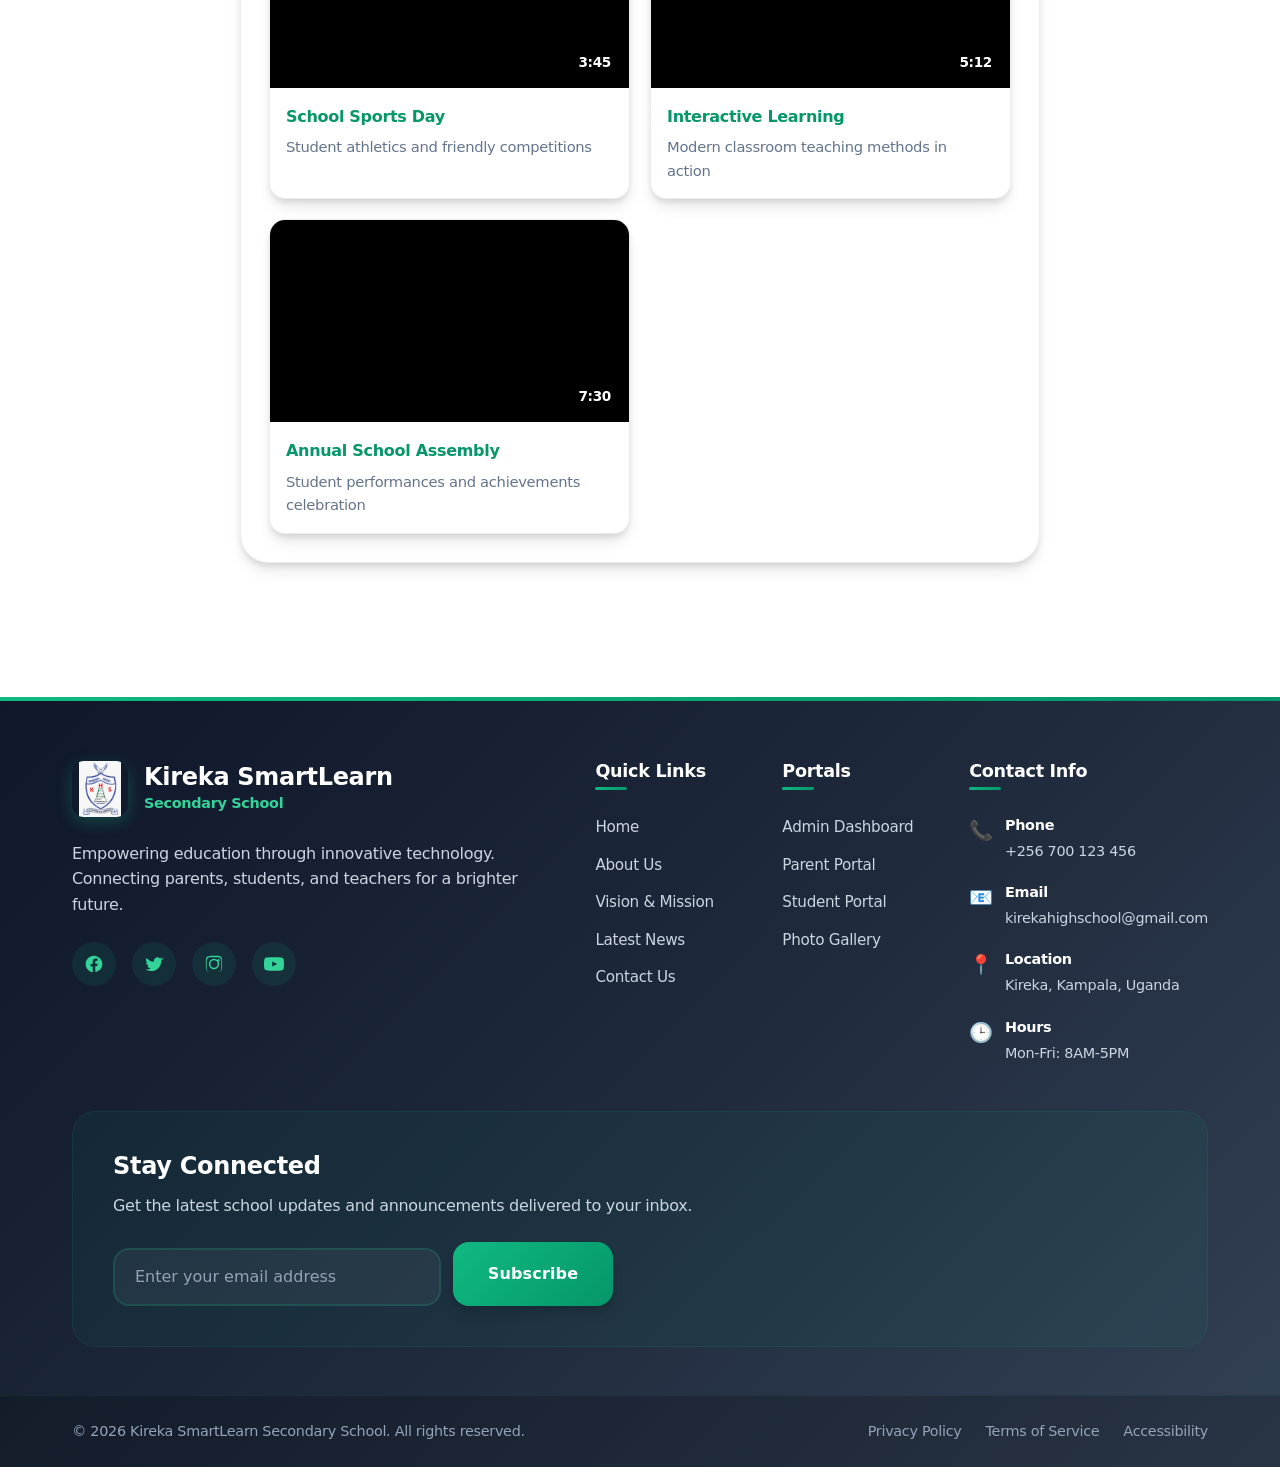
<file: gallery.html>
<!DOCTYPE html>
<html lang="en">
<head>
  <meta charset="UTF-8" />
  <meta name="viewport" content="width=device-width, initial-scale=1.0" />
  <title>Gallery | Kireka SmartLearn</title>
  <link rel="stylesheet" href="css/styles.css" />
  <script defer src="js/gallery.js"></script>
</head>
<body class="gallery-page">
  <header class="dashboard-header gallery-header">
    <div class="header-brand">
      <a href="index.html" class="brand"><img src="image/kireka-logo.png" alt="Kireka High School Logo"> Kireka SmartLearn</a>
      <span class="breadcrumb-sep">/</span>
      <span class="breadcrumb-current">Gallery</span>
    </div>
    <nav class="gallery-nav">
      <a href="index.html">Home</a>
      <a href="gallery.html" class="active">Gallery</a>
      <a href="admin.html">Admin</a>
      <a href="parent.html">Parent</a>
      <a href="student.html">Student</a>
    </nav>
    <div class="header-info">
      <span class="gallery-count">7 photos</span>
      <span class="gallery-count">3 videos</span>
    </div>
  </header>

  <main class="dashboard-shell">
    <section class="panel-card gallery-hero">
      <div class="dashboard-intro">
        <div>
          <h1>School Gallery</h1>
          <p>Browse photos from school activities, classrooms, and student life at Kireka SmartLearn.</p>
          <div class="hero-actions">
            <a class="button secondary" href="index.html">Back to Home</a>
            <a class="button" href="gallery.html">View full collection</a>
          </div>
        </div>
      </div>
    </section>
    <section class="panel-card gallery-filters" aria-label="Gallery filter options">
      <button class="filter-pill active" type="button" data-filter="all">All</button>
      <button class="filter-pill" type="button" data-filter="activities">Activities</button>
      <button class="filter-pill" type="button" data-filter="classroom">Classroom</button>
      <button class="filter-pill" type="button" data-filter="campus">Campus</button>
      <button class="filter-pill" type="button" data-filter="events">Events</button>
      <button class="filter-pill" type="button" data-filter="videos">Videos</button>
    </section>
    <section class="panel-card gallery-grid">
      <a href="image/image2slider.jpg" target="_blank" class="gallery-item" data-category="activities" aria-label="School activities photo">
        <img src="image/image2slider.jpg" alt="School group photo" />
        <div class="gallery-info">
          <strong>School activities</strong>
          <span>Classmates learning and playing together</span>
        </div>
      </a>
      <a href="image/image3slider.jpg" target="_blank" class="gallery-item" data-category="classroom" aria-label="Students learning photo">
        <img src="image/image3slider.jpg" alt="Students learning" />
        <div class="gallery-info">
          <strong>Learning together</strong>
          <span>Interactive classroom lessons and teamwork</span>
        </div>
      </a>
      <a href="image/image4slider.jpg" target="_blank" class="gallery-item" data-category="classroom" aria-label="Library photo">
        <img src="image/image4slider.jpg" alt="Library" />
        <div class="gallery-info">
          <strong>Library support</strong>
          <span>Quiet study spaces and reading corners</span>
        </div>
      </a>
      <a href="image/image5slider.jpg" target="_blank" class="gallery-item" data-category="events" aria-label="School event photo">
        <img src="image/image5slider.jpg" alt="School event" />
        <div class="gallery-info">
          <strong>Event day</strong>
          <span>Celebrations, sports, and school ceremonies</span>
        </div>
      </a>
      <a href="image/image6slider.jpg" target="_blank" class="gallery-item" data-category="classroom" aria-label="Classroom photo">
        <img src="image/image6slider.jpg" alt="Classroom notes" />
        <div class="gallery-info">
          <strong>Classroom notes</strong>
          <span>Study time with helpful learning materials</span>
        </div>
      </a>
      <a href="image/3H6mJ.jpg" target="_blank" class="gallery-item" data-category="activities" aria-label="Outdoor learning photo">
        <img src="image/3H6mJ.jpg" alt="Students outside" />
        <div class="gallery-info">
          <strong>Outdoor learning</strong>
          <span>Fresh air lessons and active play</span>
        </div>
      </a>
      <a href="image/vOAyt.jpg" target="_blank" class="gallery-item" data-category="campus" aria-label="School campus photo">
        <img src="image/vOAyt.jpg" alt="School campus" />
        <div class="gallery-info">
          <strong>Campus view</strong>
          <span>A welcoming campus with bright school grounds</span>
        </div>
      </a>
    </section>
    <section class="panel-card gallery-section">
      <h2 class="section-title">📹 School Videos</h2>
      <div class="videos-grid">
        <div class="video-card" data-category="activities" aria-label="School sports day video">
          <div class="video-thumbnail">
            <iframe width="100%" height="180" src="https://www.youtube.com/embed/dQw4w9WgXcQ" title="School Sports Day" frameborder="0" allow="accelerometer; autoplay; clipboard-write; encrypted-media; gyroscope; picture-in-picture" allowfullscreen=""></iframe>
            <span class="video-badge">3:45</span>
          </div>
          <div class="video-info">
            <strong>School Sports Day</strong>
            <span>Student athletics and friendly competitions</span>
          </div>
        </div>
        <div class="video-card" data-category="classroom" aria-label="Classroom learning video">
          <div class="video-thumbnail">
            <iframe width="100%" height="180" src="https://www.youtube.com/embed/dQw4w9WgXcQ" title="Interactive Learning" frameborder="0" allow="accelerometer; autoplay; clipboard-write; encrypted-media; gyroscope; picture-in-picture" allowfullscreen=""></iframe>
            <span class="video-badge">5:12</span>
          </div>
          <div class="video-info">
            <strong>Interactive Learning</strong>
            <span>Modern classroom teaching methods in action</span>
          </div>
        </div>
        <div class="video-card" data-category="events" aria-label="School assembly video">
          <div class="video-thumbnail">
            <iframe width="100%" height="180" src="https://www.youtube.com/embed/dQw4w9WgXcQ" title="Annual School Assembly" frameborder="0" allow="accelerometer; autoplay; clipboard-write; encrypted-media; gyroscope; picture-in-picture" allowfullscreen=""></iframe>
            <span class="video-badge">7:30</span>
          </div>
          <div class="video-info">
            <strong>Annual School Assembly</strong>
            <span>Student performances and achievements celebration</span>
          </div>
        </div>
      </div>
    </section>
  </main>

  <footer>
    <div class="footer-content">
      <div class="footer-main">
        <div class="footer-brand">
          <div class="footer-logo">
            <img src="image/kireka-logo.png" alt="Kireka High School Logo">
            <div>
              <h3>Kireka SmartLearn</h3>
              <p>Secondary School</p>
            </div>
          </div>
          <p class="footer-description">Empowering education through innovative technology. Connecting parents, students, and teachers for a brighter future.</p>
          <div class="social-links">
            <a href="https://www.facebook.com/kirekahighschool" aria-label="Facebook" target="_blank" rel="noopener noreferrer">
              <svg viewBox="0 0 24 24" fill="currentColor" aria-hidden="true"><path d="M22 12.07C22 6.48 17.52 2 11.93 2S2 6.48 2 12.07c0 4.99 3.66 9.13 8.44 9.92v-7.03H7.9v-2.89h2.53V9.41c0-2.5 1.49-3.89 3.77-3.89 1.09 0 2.23.2 2.23.2v2.45h-1.26c-1.24 0-1.62.77-1.62 1.56v1.87h2.76l-.44 2.89h-2.32v7.03C18.34 21.2 22 17.06 22 12.07z"/></svg>
            </a>
            <a href="https://twitter.com/kirekahighschool" aria-label="Twitter" target="_blank" rel="noopener noreferrer">
              <svg viewBox="0 0 24 24" fill="currentColor" aria-hidden="true"><path d="M22.46 6c-.77.35-1.6.59-2.46.7a4.29 4.29 0 0 0 1.88-2.37 8.58 8.58 0 0 1-2.72 1.04 4.27 4.27 0 0 0-7.28 3.89A12.13 12.13 0 0 1 3.16 4.8a4.26 4.26 0 0 0 1.32 5.7 4.22 4.22 0 0 1-1.93-.53v.05a4.27 4.27 0 0 0 3.42 4.18 4.3 4.3 0 0 1-1.92.07 4.28 4.28 0 0 0 4 2.97A8.57 8.57 0 0 1 2 18.57a12.1 12.1 0 0 0 6.56 1.92c7.88 0 12.19-6.53 12.19-12.19 0-.19 0-.37-.01-.56A8.7 8.7 0 0 0 24 4.56a8.48 8.48 0 0 1-2.54.7z"/></svg>
            </a>
            <a href="https://www.instagram.com/kirekahighschool" aria-label="Instagram" target="_blank" rel="noopener noreferrer">
              <svg viewBox="0 0 24 24" fill="currentColor" aria-hidden="true"><path d="M12 2.16c3.2 0 3.58.01 4.84.07 1.17.05 1.8.24 2.22.4.53.22.91.48 1.31.88.4.4.67.78.88 1.31.16.43.35 1.06.4 2.22.06 1.26.07 1.64.07 4.84s-.01 3.58-.07 4.84c-.05 1.17-.24 1.8-.4 2.22a3.68 3.68 0 0 1-.88 1.31 3.68 3.68 0 0 1-1.31.88c-.43.16-1.05.35-2.22.4-1.26.06-1.64.07-4.84.07s-3.58-.01-4.84-.07c-1.17-.05-1.8-.24-2.22-.4a3.68 3.68 0 0 1-1.31-.88 3.68 3.68 0 0 1-.88-1.31c-.16-.43-.35-1.05-.4-2.22C2.17 15.58 2.16 15.2 2.16 12s.01-3.58.07-4.84c.05-1.17.24-1.8.4-2.22a3.68 3.68 0 0 1 .88-1.31 3.68 3.68 0 0 1 1.31-.88c.43-.16 1.05-.35 2.22-.4C8.42 2.17 8.8 2.16 12 2.16zm0 1.8c-3.16 0-3.53.01-4.78.06-.95.04-1.47.2-1.81.34-.45.18-.77.38-1.11.73-.34.34-.55.67-.73 1.12-.14.33-.3.85-.34 1.81-.05 1.25-.06 1.62-.06 4.78s.01 3.53.06 4.78c.04.95.2 1.47.34 1.81.18.45.38.77.73 1.11.34.34.67.55 1.12.73.33.14.85.3 1.81.34 1.25.05 1.62.06 4.78.06s3.53-.01 4.78-.06c.95-.04 1.47-.2 1.81-.34.45-.18.77-.38 1.11-.73.34-.34.55-.67.73-1.12.14-.33.3-.85.34-1.81.05-1.25.06-1.62.06-4.78s-.01-3.53-.06-4.78c-.04-.95-.2-1.47-.34-1.81a2.49 2.49 0 0 0-.73-1.12 2.49 2.49 0 0 0-1.11-.73c-.33-.14-.85-.3-1.81-.34-1.25-.05-1.62-.06-4.78-.06zM12 5.84a6.16 6.16 0 1 1 0 12.32 6.16 6.16 0 0 1 0-12.32zm0 1.8a4.36 4.36 0 1 0 0 8.72 4.36 4.36 0 0 0 0-8.72zm5.4-1.64a1.44 1.44 0 1 1 0 2.88 1.44 1.44 0 0 1 0-2.88z"/></svg>
            </a>
            <a href="https://www.youtube.com/kirekahighschool" aria-label="YouTube" target="_blank" rel="noopener noreferrer">
              <svg viewBox="0 0 24 24" fill="currentColor" aria-hidden="true"><path d="M23.5 6.2c-.2-.8-.8-1.4-1.6-1.6C19.6 4 12 4 12 4s-7.6 0-9.9.6c-.8.2-1.4.8-1.6 1.6C0 8.4 0 12 0 12s0 3.6.5 5.8c.2.8.8 1.4 1.6 1.6 2.3.6 9.9.6 9.9.6s7.6 0 9.9-.6c.8-.2 1.4-.8 1.6-1.6.5-2.2.5-5.8.5-5.8s0-3.6-.5-5.8zM9.8 15.1V8.9l6.1 3.1-6.1 3.1z"/></svg>
            </a>
          </div>
        </div>

        <div class="footer-links">
          <div class="footer-section">
            <h4>Quick Links</h4>
            <ul>
              <li><a href="index.html#home">Home</a></li>
              <li><a href="index.html#about">About Us</a></li>
              <li><a href="index.html#vision">Vision & Mission</a></li>
              <li><a href="index.html#news">Latest News</a></li>
              <li><a href="index.html#contact">Contact Us</a></li>
            </ul>
          </div>

          <div class="footer-section">
            <h4>Portals</h4>
            <ul>
              <li><a href="admin.html">Admin Dashboard</a></li>
              <li><a href="parent.html">Parent Portal</a></li>
              <li><a href="student.html">Student Portal</a></li>
              <li><a href="gallery.html">Photo Gallery</a></li>
            </ul>
          </div>

          <div class="footer-section">
            <h4>Contact Info</h4>
            <ul class="contact-list">
              <li>
                <span class="contact-icon">📞</span>
                <div>
                  <strong>Phone</strong>
                  <p>+256 700 123 456</p>
                </div>
              </li>
              <li>
                <span class="contact-icon">📧</span>
                <div>
                  <strong>Email</strong>
                  <p>kirekahighschool@gmail.com</p>
                </div>
              </li>
              <li>
                <span class="contact-icon">📍</span>
                <div>
                  <strong>Location</strong>
                  <p>Kireka, Kampala, Uganda</p>
                </div>
              </li>
              <li>
                <span class="contact-icon">🕒</span>
                <div>
                  <strong>Hours</strong>
                  <p>Mon-Fri: 8AM-5PM</p>
                </div>
              </li>
            </ul>
          </div>
        </div>
      </div>

      <div class="footer-newsletter">
        <div class="newsletter-content">
          <h4>Stay Connected</h4>
          <p>Get the latest school updates and announcements delivered to your inbox.</p>
          <div class="newsletter-form">
            <input type="email" placeholder="Enter your email address" aria-label="Email address">
            <button type="submit" class="newsletter-btn">Subscribe</button>
          </div>
        </div>
      </div>
    </div>

    <div class="footer-bottom">
      <div class="footer-bottom-content">
        <p class="copyright">© 2026 Kireka SmartLearn Secondary School. All rights reserved.</p>
        <div class="footer-bottom-links">
          <a href="#">Privacy Policy</a>
          <a href="#">Terms of Service</a>
          <a href="#">Accessibility</a>
        </div>
      </div>
    </div>
  </footer>
</body>
</html>
</file>
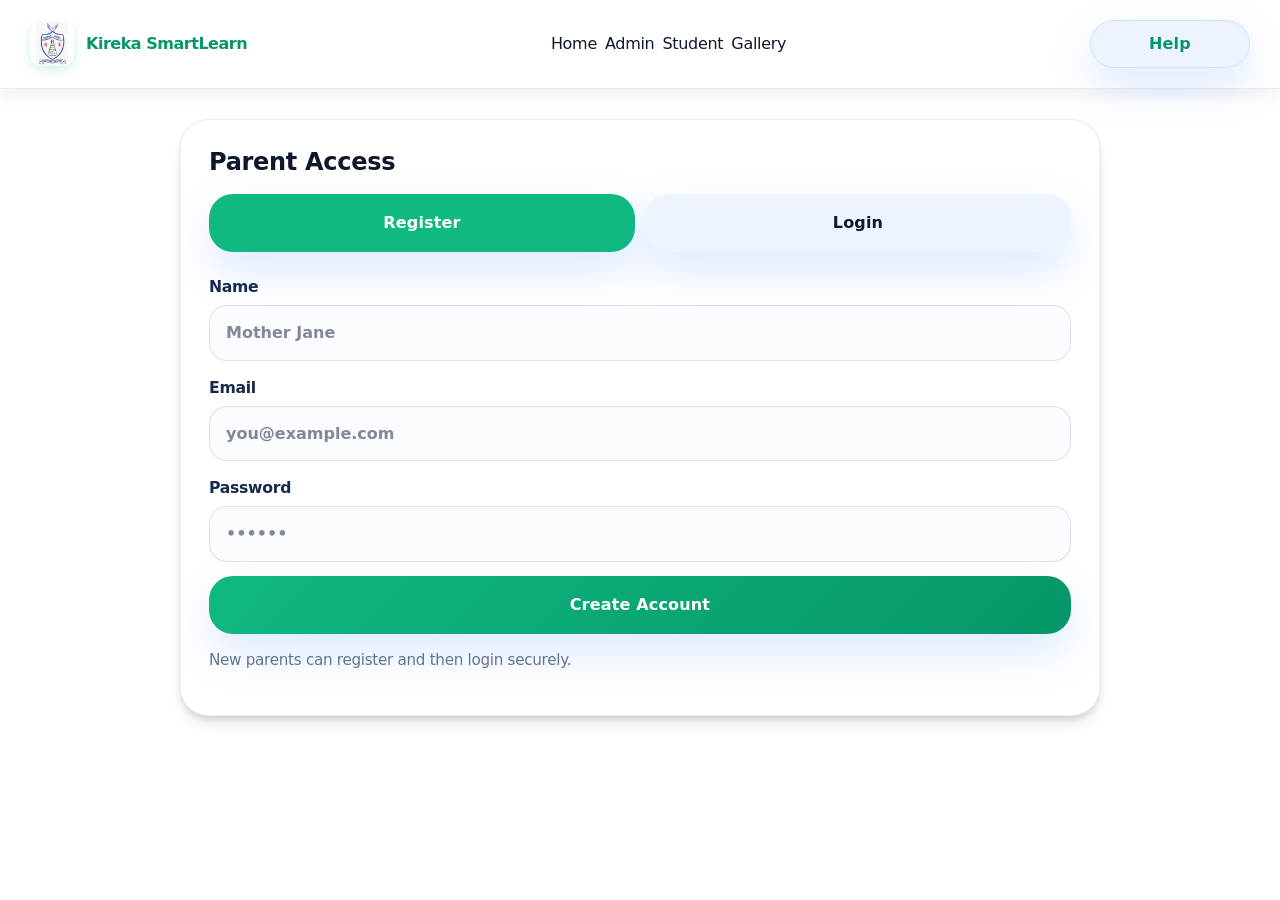
<file: parent.html>
<!DOCTYPE html>
<html lang="en">
<head>
  <meta charset="UTF-8" />
  <meta name="viewport" content="width=device-width, initial-scale=1.0" />
  <title>Parent | Kireka SmartLearn</title>
  <link rel="stylesheet" href="css/styles.css" />
  <script defer src="js/app.js"></script>
</head>
<body class="dashboard-page">
  <header class="dashboard-header">
    <div class="brand"><img src="image/kireka-logo.png" alt="Kireka High School Logo"> Kireka SmartLearn</div>
    <nav>
      <a href="index.html">Home</a>
      <a href="admin.html">Admin</a>
      <a href="student.html">Student</a>
      <a href="gallery.html">Gallery</a>
    </nav>
    <div class="header-actions">
      <button id="parentHelp" class="help-pill">Help</button>
    </div>
  </header>

  <main class="dashboard-shell">
    <section class="login-card" id="parentAccess">
      <h2>Parent Access</h2>
      <div class="auth-switch">
        <button id="showParentRegister" class="active">Register</button>
        <button id="showParentLogin">Login</button>
      </div>
      <form id="parentRegisterForm" class="auth-form">
        <label>Name
          <input type="text" id="parentName" placeholder="Mother Jane" required />
        </label>
        <label>Email
          <input type="email" id="parentEmail" placeholder="you@example.com" required />
        </label>
        <label>Password
          <input type="password" id="parentPass" placeholder="••••••" required />
        </label>
        <button type="submit">Create Account</button>
      </form>
      <form id="parentLoginForm" class="auth-form hidden">
        <label>Email
          <input type="email" id="parentLoginEmail" placeholder="you@example.com" required />
        </label>
        <label>Password
          <input type="password" id="parentLoginPass" placeholder="••••••" required />
        </label>
        <button type="submit">Login</button>
      </form>
      <p class="small-note">New parents can register and then login securely.</p>
    </section>

    <section class="dashboard hidden" id="parentPanel">
      <div class="dashboard-intro">
        <h1>Parent Dashboard</h1>
        <p>View your child’s results, messages, notes, and school updates.</p>
        <button id="parentLogout" class="secondary small">Log out</button>
      </div>
      <div class="panel-grid">
        <div class="panel-card">
          <h2>Your Child’s Reports</h2>
          <div id="parentReport" class="item-list"></div>
        </div>
        <div class="panel-card">
          <h2>Teacher Comments</h2>
          <div id="parentComments" class="item-list"></div>
        </div>
      </div>
      <div class="panel-card">
        <h2>Register a Student</h2>
        <form id="parentAddStudentForm">
          <label>Student Name
            <input type="text" id="parentStudentName" required />
          </label>
          <label>Class
            <select id="parentStudentClass">
              <option value="S1">S1</option>
              <option value="S2">S2</option>
              <option value="S3">S3</option>
              <option value="S4">S4</option>
            </select>
          </label>
          <button type="submit">Register Student</button>
        </form>
      </div>
      <div class="panel-card">
        <h2>Send Message</h2>
        <form id="parentMessageForm">
          <label>Message
            <textarea id="parentMessageText" rows="3" placeholder="Ask admin a question." required></textarea>
          </label>
          <button type="submit">Send</button>
        </form>
      </div>
      <div class="panel-grid">
        <div class="panel-card">
          <h2>Notifications</h2>
          <div id="parentNotifications" class="item-list"></div>
        </div>
        <div class="panel-card">
          <h2>Your Students</h2>
          <div id="parentStudents" class="item-list"></div>
        </div>
      </div>
      <div class="panel-grid">
        <div class="panel-card">
          <h2>Your Messages</h2>
          <div id="parentMessageList" class="item-list"></div>
        </div>
        <div class="panel-card">
          <h2>School Calendar</h2>
          <div id="parentCalendar" class="item-list"></div>
        </div>
      </div>
    </section>
  </main>
</body>
</html>
</file>
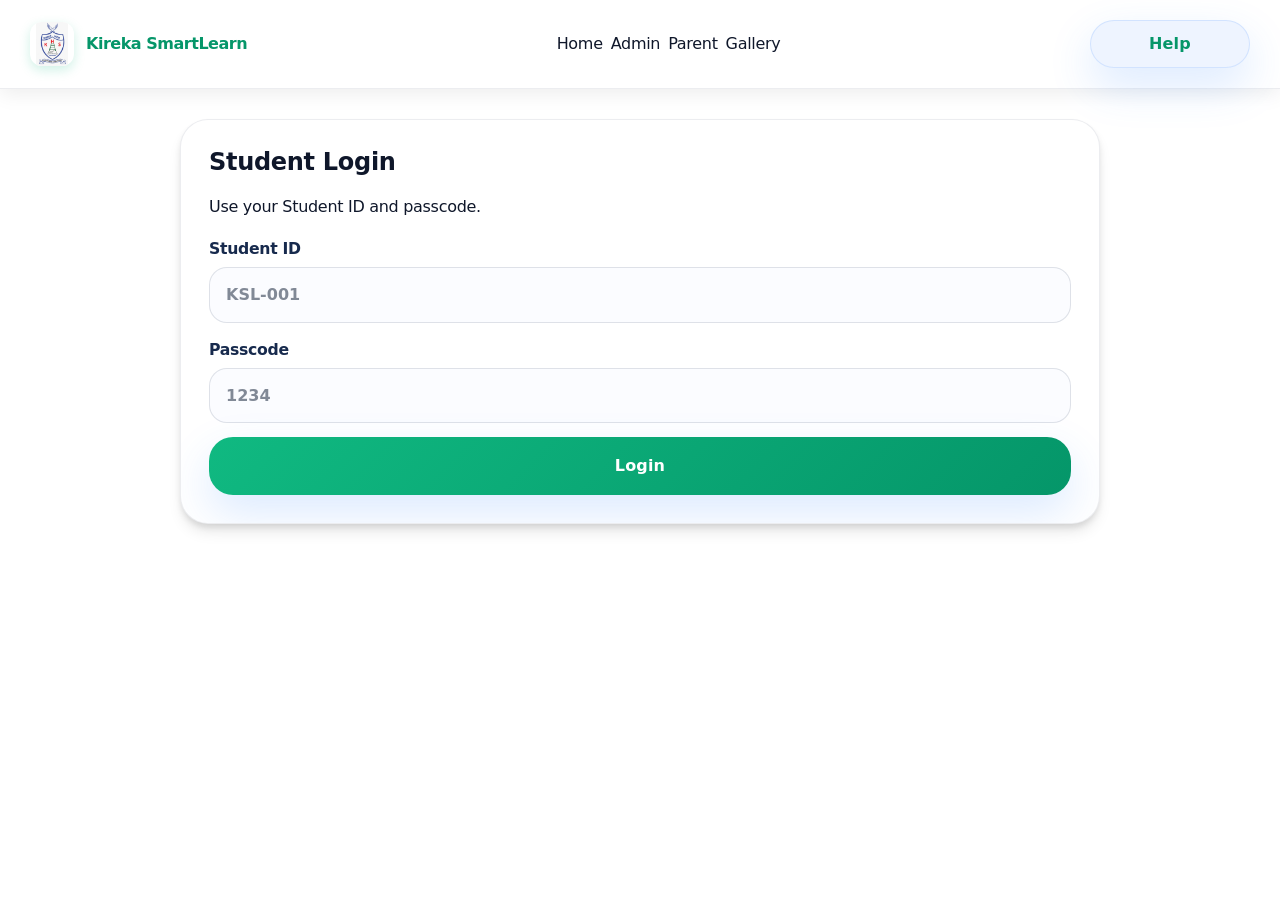
<file: student.html>
<!DOCTYPE html>
<html lang="en">
<head>
  <meta charset="UTF-8" />
  <meta name="viewport" content="width=device-width, initial-scale=1.0" />
  <title>Student | Kireka SmartLearn</title>
  <link rel="stylesheet" href="css/styles.css" />
  <script defer src="js/app.js"></script>
</head>
<body class="dashboard-page">
  <header class="dashboard-header">
    <div class="brand"><img src="image/kireka-logo.png" alt="Kireka High School Logo"> Kireka SmartLearn</div>
    <nav>
      <a href="index.html">Home</a>
      <a href="admin.html">Admin</a>
      <a href="parent.html">Parent</a>
      <a href="gallery.html">Gallery</a>
    </nav>
    <div class="header-actions">
      <button id="studentHelp" class="help-pill">Help</button>
    </div>
  </header>

  <main class="dashboard-shell">
    <section class="login-card" id="studentAccess">
      <h2>Student Login</h2>
      <p>Use your Student ID and passcode.</p>
      <form id="studentLoginForm">
        <label>Student ID
          <input type="text" id="studentLoginId" placeholder="KSL-001" required />
        </label>
        <label>Passcode
          <input type="password" id="studentLoginPass" placeholder="1234" required />
        </label>
        <button type="submit">Login</button>
      </form>
    </section>

    <section class="dashboard hidden" id="studentPanel">
      <div class="dashboard-intro">
        <h1>Student Dashboard</h1>
        <p>See your report, notes, and school announcements with simple touches.</p>
        <button id="studentLogout" class="secondary small">Log out</button>
      </div>
      <div class="panel-grid">
        <div class="panel-card">
          <h2>Your Report Card</h2>
          <div id="studentReport" class="item-list"></div>
        </div>
        <div class="panel-card">
          <h2>Class Notes</h2>
          <div id="studentNotes" class="item-list"></div>
        </div>
      </div>
      <div class="panel-card">
        <h2>Announcements</h2>
        <div id="studentAnnouncements" class="item-list"></div>
      </div>
      <div class="panel-grid">
        <div class="panel-card">
          <h2>School Calendar</h2>
          <div id="studentCalendar" class="item-list"></div>
        </div>
      </div>
    </section>
  </main>
</body>
</html>
</file>
<file: css/styles.css>
:root {
  color-scheme: light;
  --bg: #FFFFFF;
  --surface: #FFFFFF;
  --surface-soft: #F8FAFC;
  --text: #0F172A;
  --muted: #64748B;
  --accent: #10B981;
  --accent-dark: #059669;
  --accent-light: #34D399;
  --success: #10B981;
  --warning: #F59E0B;
  --danger: #EF4444;
  --shadow: 0 4px 6px -1px rgba(0, 0, 0, 0.1), 0 10px 15px -3px rgba(0, 0, 0, 0.1);
  --shadow-lg: 0 10px 15px -3px rgba(0, 0, 0, 0.1), 0 20px 25px -5px rgba(0, 0, 0, 0.1);
  --shadow-xl: 0 20px 25px -5px rgba(0, 0, 0, 0.1), 0 25px 50px -12px rgba(0, 0, 0, 0.25);
  --gradient-primary: linear-gradient(135deg, #10B981 0%, #059669 100%);
  --gradient-secondary: linear-gradient(135deg, #F8FAFC 0%, #E2E8F0 100%);
  --border-radius: 12px;
  --border-radius-lg: 16px;
  --border-radius-xl: 24px;
}

* {
  box-sizing: border-box;
}

html {
  height: 100%;
}

body {
  margin: 0;
  min-height: 100%;
  font-family: Inter, system-ui, -apple-system, BlinkMacSystemFont, sans-serif;
  color: var(--text);
  background: #FFFFFF;
  overflow-x: hidden;
  line-height: 1.6;
  letter-spacing: -0.3px;
}

a {
  color: inherit;
  text-decoration: none;
}

button, input, textarea, select {
  font: inherit;
}

button {
  cursor: pointer;
}

.main-content {
  display: none;
  width: 100%;
  padding-top: 80px; /* Account for fixed header */
}

.main-content.active {
  display: block;
}

.top-nav {
  position: fixed;
  left: 0;
  right: 0;
  top: 0;
  z-index: 1000;
  display: flex;
  align-items: center;
  justify-content: space-between;
  gap: 16px;
  padding: 12px 32px;
  background: rgba(255, 255, 255, 0.98);
  backdrop-filter: blur(24px);
  border-bottom: 2px solid rgba(16, 185, 129, 0.2);
  box-shadow: 0 8px 32px rgba(0, 0, 0, 0.15), 0 0 0 1px rgba(16, 185, 129, 0.1);
  transition: all 0.3s cubic-bezier(0.4, 0, 0.2, 1);
  transform: translateY(0);
  animation: slideDown 0.6s ease-out;
}

@keyframes slideDown {
  from {
    transform: translateY(-100%);
    opacity: 0;
  }
  to {
    transform: translateY(0);
    opacity: 1;
  }
}

.top-nav.scrolled {
  padding: 12px 32px;
  background: rgba(255, 255, 255, 0.98);
  box-shadow: 0 8px 32px rgba(0, 0, 0, 0.15), 0 0 0 1px rgba(16, 185, 129, 0.1);
  backdrop-filter: blur(24px);
  border-bottom: 2px solid rgba(16, 185, 129, 0.2);
}

.top-nav.sticky {
  position: fixed;
  top: 0;
  left: 0;
  right: 0;
  z-index: 1000;
  background: rgba(255, 255, 255, 0.98);
  backdrop-filter: blur(24px);
  box-shadow: 0 8px 32px rgba(0, 0, 0, 0.15), 0 0 0 1px rgba(16, 185, 129, 0.1);
  border-bottom: 2px solid rgba(16, 185, 129, 0.2);
  animation: stickySlide 0.3s ease-out;
  padding: 12px 32px;
}

.top-nav.sticky::before {
  content: '';
  position: absolute;
  top: 0;
  left: 0;
  right: 0;
  bottom: 0;
  background: linear-gradient(90deg, rgba(16, 185, 129, 0.02) 0%, transparent 50%, rgba(16, 185, 129, 0.02) 100%);
  pointer-events: none;
  animation: subtleGlow 3s ease-in-out infinite alternate;
}

@keyframes subtleGlow {
  from {
    opacity: 0.3;
  }
  to {
    opacity: 0.6;
  }
}

@keyframes stickySlide {
  from {
    transform: translateY(-10px);
    opacity: 0.9;
  }
  to {
    transform: translateY(0);
    opacity: 1;
  }
}

@keyframes stickySlide {
  from {
    transform: translateY(-10px);
    opacity: 0.9;
  }
  to {
    transform: translateY(0);
    opacity: 1;
  }
}

.brand {
  font-weight: 900;
  letter-spacing: -0.03em;
  color: var(--accent-dark);
  display: flex;
  align-items: center;
  gap: 12px;
  transition: transform 0.3s ease;
}

.brand:hover {
  transform: scale(1.02);
}

.brand img {
  width: 44px;
  height: 44px;
  object-fit: contain;
  flex-shrink: 0;
  border-radius: 12px;
  box-shadow: 0 4px 12px rgba(16, 185, 129, 0.2);
  transition: transform 0.3s ease;
}

.brand:hover img {
  transform: rotate(5deg);
}

.brand-text {
  display: flex;
  flex-direction: column;
  line-height: 1.2;
}

.brand-title {
  font-size: 1.25rem;
  font-weight: 900;
  color: var(--accent-dark);
}

.brand-subtitle {
  font-size: 0.75rem;
  font-weight: 600;
  color: var(--accent);
  text-transform: uppercase;
  letter-spacing: 1px;
}

nav {
  display: flex;
  align-items: center;
  gap: 8px;
  flex-wrap: wrap;
}

.nav-link {
  font-weight: 600;
  color: var(--muted);
  padding: 8px 16px;
  border-radius: var(--border-radius);
  transition: all 0.3s ease;
  position: relative;
  overflow: hidden;
}

.nav-link::before {
  content: '';
  position: absolute;
  top: 0;
  left: -100%;
  width: 100%;
  height: 100%;
  background: var(--gradient-primary);
  transition: left 0.3s ease;
  z-index: -1;
}

.nav-link:hover::before {
  left: 0;
}

.nav-link:hover {
  color: white;
  transform: translateY(-2px);
}

.nav-buttons {
  display: flex;
  align-items: center;
  gap: 8px;
  margin-left: 16px;
  padding-left: 16px;
  border-left: 1px solid rgba(16, 185, 129, 0.2);
}

.button {
  display: inline-flex;
  align-items: center;
  gap: 6px;
  padding: 10px 16px;
  border-radius: var(--border-radius-xl);
  font-weight: 700;
  font-size: 0.9rem;
  transition: all 0.3s ease;
  border: none;
  cursor: pointer;
  text-decoration: none;
  position: relative;
  overflow: hidden;
}

.button::before {
  content: '';
  position: absolute;
  top: 0;
  left: -100%;
  width: 100%;
  height: 100%;
  background: linear-gradient(90deg, transparent, rgba(255, 255, 255, 0.2), transparent);
  transition: left 0.5s ease;
}

.button:hover::before {
  left: 100%;
}

.button.primary {
  background: var(--gradient-primary);
  color: white;
  box-shadow: var(--shadow);
}

.button.primary:hover {
  transform: translateY(-3px);
  box-shadow: var(--shadow-lg);
}

.button.secondary {
  background: rgba(255, 255, 255, 0.9);
  color: var(--accent-dark);
  border: 2px solid var(--accent);
  box-shadow: var(--shadow);
}

.button.secondary:hover {
  background: var(--accent);
  color: white;
  transform: translateY(-2px);
  box-shadow: var(--shadow-lg);
}

.mobile-menu-toggle {
  display: none;
  flex-direction: column;
  gap: 4px;
  background: none;
  border: none;
  cursor: pointer;
  padding: 8px;
  border-radius: var(--border-radius);
  transition: all 0.3s ease;
}

.mobile-menu-toggle:hover {
  background: rgba(16, 185, 129, 0.1);
}

.mobile-menu-toggle span {
  width: 24px;
  height: 2px;
  background: var(--accent-dark);
  transition: all 0.3s ease;
  transform-origin: center;
}

.mobile-menu-toggle.active span:nth-child(1) {
  transform: rotate(45deg) translate(6px, 6px);
}

.mobile-menu-toggle.active span:nth-child(2) {
  opacity: 0;
}

.mobile-menu-toggle.active span:nth-child(3) {
  transform: rotate(-45deg) translate(6px, -6px);
}

.scroll-container {
  padding-top: 100px;
}

.scroll-container section {
  scroll-margin-top: 110px;
  opacity: 0;
  animation: fadeInUp 0.8s ease-out forwards;
}

.scroll-container section:nth-child(1) { animation-delay: 0s; }
.scroll-container section:nth-child(2) { animation-delay: 0.2s; }
.scroll-container section:nth-child(3) { animation-delay: 0.2s; }
.scroll-container section:nth-child(4) { animation-delay: 0.2s; }
.scroll-container section:nth-child(5) { animation-delay: 0.2s; }
.scroll-container section:nth-child(6) { animation-delay: 0.2s; }

@keyframes fadeInUp {
  from {
    opacity: 0;
    transform: translateY(30px);
  }
  to {
    opacity: 1;
    transform: translateY(0);
  }
}

.panel {
  min-height: 90vh;
  display: grid;
  place-items: center;
  padding: 120px 24px;
  position: relative;
}

.panel h2 {
  font-size: clamp(2.2rem, 4vw, 3.2rem);
  margin: 0 0 20px;
  font-weight: 800;
  color: var(--accent-dark);
  letter-spacing: -0.5px;
}

.panel > p:not(.eyebrow) {
  font-size: 1.1rem;
  color: var(--muted);
  max-width: 640px;
  line-height: 1.8;
  margin: 0 0 40px;
}

.hero {
  background: linear-gradient(135deg, #F8FAFC 0%, #E2E8F0 50%, #CBD5E1 100%);
  overflow: hidden;
  position: relative;
  min-height: 82vh;
}

.hero .layer {
  position: absolute;
  left: 0;
  right: 0;
  z-index: 0;
}

.hero-slider {
  position: absolute;
  inset: 0;
  z-index: 1;
  overflow: hidden;
  height: 100%;
}

.hero-slider::after {
  content: '';
  position: absolute;
  inset: 0;
  background: linear-gradient(180deg, rgba(15,34,70,0.05), rgba(15,34,70,0.35));
  pointer-events: none;
}

.hero-slider .slide {
  position: absolute;
  inset: 0;
  background-size: cover;
  background-position: center center;
  background-repeat: no-repeat;
  opacity: 0;
  transition: opacity 0.8s cubic-bezier(0.4, 0, 0.2, 1), transform 0.8s cubic-bezier(0.4, 0, 0.2, 1);
  transform: scale(1.05);
}

.hero-slider .slide.active {
  opacity: 1;
  transform: scale(1);
}

.hero-slider .slide-caption {
  position: absolute;
  bottom: 32px;
  left: 32px;
  right: auto;
  padding: 20px 28px;
  border-radius: 28px;
  background: linear-gradient(135deg, rgba(255, 255, 255, 0.95), rgba(240, 253, 244, 0.95));
  color: var(--text);
  font-weight: 700;
  font-size: 1.05rem;
  max-width: 460px;
  box-shadow: 0 24px 60px rgba(0, 0, 0, 0.12);
  z-index: 2;
  opacity: 0;
  transform: translateY(20px);
  animation: captionSlideUp 0.6s ease-out 0.3s forwards;
  border: 1.5px solid rgba(0, 209, 102, 0.2);
}

.hero-slider .slide:not(.active) .slide-caption {
  animation: none;
}

@keyframes captionSlideUp {
  from {
    opacity: 0;
    transform: translateY(20px);
  }
  to {
    opacity: 1;
    transform: translateY(0);
  }
}

.slider-nav {
  position: absolute;
  bottom: 24px;
  left: 50%;
  transform: translateX(-50%);
  display: flex;
  gap: 16px;
  z-index: 2;
  align-items: center;
  justify-content: center;
  width: min(94%, 920px);
  padding: 0 20px;
}

.slider-footer {
  position: absolute;
  bottom: 108px;
  left: 50%;
  transform: translateX(-50%);
  width: min(94%, 920px);
  display: flex;
  flex-direction: column;
  gap: 14px;
  z-index: 2;
  align-items: center;
  padding: 0 20px;
}

.slider-status {
  display: flex;
  align-items: center;
  gap: 14px;
  justify-content: center;
  color: white;
  font-weight: 700;
  text-shadow: 0 2px 12px rgba(0, 0, 0, 0.35);
}

.slider-counter {
  display: inline-flex;
  align-items: center;
  gap: 8px;
  padding: 10px 16px;
  border-radius: 999px;
  background: rgba(0, 0, 0, 0.4);
  border: 1px solid rgba(255, 255, 255, 0.16);
}

.slider-counter .separator {
  opacity: 0.72;
}

.slider-play-pause {
  display: inline-flex;
  align-items: center;
  justify-content: center;
  width: 48px;
  height: 48px;
  border-radius: 50%;
  border: 1px solid rgba(255, 255, 255, 0.3);
  background: rgba(255, 255, 255, 0.15);
  color: white;
  cursor: pointer;
  transition: transform 0.25s ease, background 0.25s ease;
}

.slider-play-pause:hover {
  background: rgba(255, 255, 255, 0.28);
  transform: scale(1.05);
}

.slider-play-pause .hidden {
  display: none;
}

.slider-progress {
  width: 100%;
  height: 8px;
  background: rgba(255, 255, 255, 0.18);
  border-radius: 999px;
  overflow: hidden;
  border: 1px solid rgba(255, 255, 255, 0.25);
}

.progress-bar {
  width: 0;
  height: 100%;
  background: linear-gradient(90deg, #34d399, #10b981);
  transition: width 0.3s ease;
}

.slider-dots {
  display: flex;
  gap: 10px;
  align-items: center;
}

.slider-dot {
  width: 14px;
  height: 14px;
  border-radius: 50%;
  border: 2px solid rgba(255, 255, 255, 0.7);
  background: rgba(255, 255, 255, 0.4);
  transition: all 0.4s cubic-bezier(0.34, 1.56, 0.64, 1);
  cursor: pointer;
  position: relative;
}

.slider-dot::before {
  content: '';
  position: absolute;
  inset: -4px;
  border-radius: 50%;
  background: rgba(0, 209, 102, 0.2);
  opacity: 0;
  transform: scale(0.8);
  transition: opacity 0.3s ease, transform 0.3s ease;
}

.slider-dot:hover {
  background: rgba(255, 255, 255, 0.6);
  transform: scale(1.1);
}

.slider-dot.active {
  background: white;
  border-color: white;
  transform: scale(1.3);
  box-shadow: 0 0 20px rgba(255, 255, 255, 0.4);
}

.slider-dot.active::before {
  opacity: 1;
  transform: scale(1.4);
}

.slider-arrow {
  position: absolute;
  top: 50%;
  transform: translateY(-50%);
  width: 50px;
  height: 50px;
  border: none;
  background: rgba(255, 255, 255, 0.2);
  border-radius: 50%;
  color: white;
  font-size: 24px;
  cursor: pointer;
  display: flex;
  align-items: center;
  justify-content: center;
  transition: all 0.3s ease;
  z-index: 2;
  backdrop-filter: blur(8px);
  border: 1.5px solid rgba(255, 255, 255, 0.3);
}

.slider-arrow:hover {
  background: rgba(255, 255, 255, 0.35);
  border-color: rgba(255, 255, 255, 0.5);
  transform: translateY(-50%) scale(1.1);
}

.slider-arrow.prev {
  left: 20px;
}

.slider-arrow.next {
  right: 20px;
}

@media (max-width: 768px) {
  .slider-arrow {
    width: 40px;
    height: 40px;
    font-size: 18px;
  }
  
  .slider-arrow.prev {
    left: 12px;
  }
  
  .slider-arrow.next {
    right: 12px;
  }
}

.hero .content {
  position: relative;
  z-index: 2;
  max-width: 880px;
  text-align: center;
  margin: 0 auto;
  padding: 100px 50px 80px;
  background: rgba(255, 255, 255, 0.9);
  border-radius: var(--border-radius-xl);
  border: 1px solid rgba(255, 255, 255, 0.3);
  backdrop-filter: blur(20px);
  box-shadow: var(--shadow-xl);
}

.layer.sky {
  top: 0;
  height: 100%;
  background: radial-gradient(circle at 50% 10%, rgba(255,255,255,0.9), transparent 40%), linear-gradient(180deg, #a9d2ff 0%, rgba(255,255,255,0.18) 85%);
  transform: translateZ(-80px) scale(1.12);
}

.layer.sun {
  top: 20%;
  height: 200px;
  background: radial-gradient(circle, #ffecb8 0%, rgba(255,236,184,0) 60%);
  opacity: 0.9;
}

.layer.hills {
  bottom: -20px;
  height: 120%;
  background: radial-gradient(circle at 50% 0%, #95c5ff 0%, #4d8fe4 60%, #4d8fe4 100%);
  clip-path: ellipse(70% 40% at 50% 75%);
  transform: translateZ(-30px) scale(1.04);
}

.hero .eyebrow {
  margin: 0 0 12px;
  color: var(--accent-dark);
  font-weight: 700;
}

.hero h1 {
  margin: 0;
  font-size: clamp(3rem, 5vw, 4.6rem);
  line-height: 0.95;
}

.hero p {
  max-width: 640px;
  margin: 24px auto 32px;
  font-size: 1.08rem;
  color: var(--muted);
  line-height: 1.8;
}

.hero-actions {
  display: flex;
  flex-wrap: wrap;
  justify-content: center;
  gap: 16px;
}

.cta {
  display: inline-flex;
  align-items: center;
  justify-content: center;
  padding: 16px 28px;
  border-radius: var(--border-radius-xl);
  background: var(--gradient-primary);
  color: white;
  font-weight: 700;
  transition: all 0.3s ease;
  border: none;
  box-shadow: var(--shadow);
}

.cta:hover {
  transform: translateY(-3px);
  box-shadow: var(--shadow-lg);
}

.cta.secondary {
  background: white;
  color: var(--accent);
  box-shadow: var(--shadow);
  border: 2px solid var(--accent);
}

.cta.secondary:hover {
  background: var(--accent);
  color: white;
}

.guide-button {
  margin-top: 20px;
  border: 2px solid var(--accent);
  padding: 16px 24px;
  border-radius: var(--border-radius-xl);
  background: rgba(255, 255, 255, 0.9);
  color: var(--text);
  box-shadow: var(--shadow);
  font-weight: 700;
  transition: all 0.3s ease;
  backdrop-filter: blur(10px);
}

.guide-button:hover {
  background: var(--accent);
  color: white;
  transform: translateY(-2px);
  box-shadow: var(--shadow-lg);
}

.panel-card {
  background: rgba(255, 255, 255, 0.95);
  border: 1px solid rgba(16, 185, 129, 0.1);
  border-radius: var(--border-radius-xl);
  box-shadow: var(--shadow-lg);
  padding: 32px;
  width: min(100%, 800px);
  backdrop-filter: blur(10px);
}

.about-panel, .mission-panel, .news-panel, .calendar-panel, .contact-panel {
  padding: 80px 24px;
}

.about-panel .feature-grid,
.panel-grid {
  display: grid;
  gap: 24px;
}

.about-panel .feature-grid {
  grid-template-columns: repeat(auto-fit, minmax(220px, 1fr));
  margin-top: 40px;
}

.about-panel .feature-grid article {
  display: grid;
  gap: 20px;
  padding: 40px;
  min-height: 280px;
  background: linear-gradient(135deg, #FFFFFF 0%, #F8FAFC 100%);
  border: 1px solid rgba(16, 185, 129, 0.15);
  border-radius: var(--border-radius-xl);
  box-shadow: var(--shadow);
  transition: all 0.4s cubic-bezier(0.34, 1.56, 0.64, 1);
  position: relative;
  overflow: hidden;
}

.about-panel .feature-grid article::before {
  content: '';
  position: absolute;
  top: -50%;
  right: -50%;
  width: 200px;
  height: 200px;
  background: radial-gradient(circle, rgba(16, 185, 129, 0.1), transparent);
  opacity: 0;
  transition: opacity 0.5s ease;
  pointer-events: none;
}

.about-panel .feature-grid article:hover {
  transform: translateY(-12px);
  border-color: rgba(16, 185, 129, 0.3);
  box-shadow: var(--shadow-xl);
}

.about-panel .feature-grid article:hover::before {
  opacity: 1;
}

.about-panel .feature-grid article span {
  font-size: 3.5rem;
  line-height: 1;
  transition: transform 0.3s ease;
}

.about-panel .feature-grid article:hover span {
  transform: scale(1.1);
}

.about-panel .feature-grid article h3 {
  font-size: 1.4rem;
  font-weight: 800;
  color: var(--text);
  margin: 0;
}

.about-panel .feature-grid article p {
  color: var(--muted);
  margin: 0;
  line-height: 1.7;
  font-size: 0.95rem;
}

.about-panel .feature-grid article span {
  display: inline-flex;
  align-items: center;
  justify-content: center;
  width: 56px;
  height: 56px;
  border-radius: 18px;
  background: rgba(74, 111, 255, 0.12);
  color: var(--accent-dark);
  font-size: 1.8rem;
}

.about-panel .feature-grid article h3 {
  margin: 0;
  color: #1d2f56;
  font-size: 1.15rem;
}

.about-panel .feature-grid article p {
  margin: 0;
  color: #3d4f76;
  line-height: 1.72;
}

.about-panel h2,
.news-panel h2,
.calendar-panel h2,
.contact-panel h2,
.mission-panel h2 {
  margin-top: 0;
}

.about-panel {
  background: linear-gradient(180deg, #F8FAFC 0%, #E2E8F0 100%);
}

.about-panel .feature-grid {
  grid-template-columns: repeat(auto-fit, minmax(200px, 1fr));
  margin-top: 32px;
}

.about-panel .panel-card {
  width: min(100%, 1080px);
  padding: 40px;
  min-height: 560px;
}

.about-panel .about-content {
  display: grid;
  grid-template-columns: minmax(280px, 1fr) minmax(360px, 1.35fr);
  gap: 36px;
  align-items: center;
  margin-top: 24px;
}

.about-panel .about-image img {
  width: 100%;
  height: 100%;
  max-height: 520px;
  object-fit: cover;
  border-radius: 24px;
  display: block;
  box-shadow: 0 24px 60px rgba(15, 34, 70, 0.12);
}

.about-panel .about-text {
  display: grid;
  gap: 18px;
  color: #1f3154;
  line-height: 1.82;
  font-size: 1rem;
}

.about-panel .about-text p {
  margin: 0;
}

.about-panel {
  background: linear-gradient(180deg, #fbfcff 0%, #eef6ff 100%);
  padding: 100px 24px;
}

@media (max-width: 900px) {
  .about-panel .panel-card {
    min-height: auto;
    padding: 30px;
  }

  .about-panel .about-content {
    grid-template-columns: 1fr;
  }
}

.mission-panel {
  background: linear-gradient(135deg, rgba(248, 250, 252, 0.8) 0%, rgba(226, 232, 240, 0.6) 100%);
}

.mission-row {
  display: grid;
  gap: 24px;
  grid-template-columns: repeat(auto-fit, minmax(260px, 1fr));
}

.mission-row div {
  background: linear-gradient(135deg, #FFFFFF 0%, #F8FAFC 100%);
  padding: 40px;
  border-radius: 32px;
  box-shadow: 0 12px 40px rgba(0, 209, 102, 0.08);
  border: 1px solid rgba(0, 209, 102, 0.1);
  transition: all 0.4s ease;
}

.mission-row div:hover {
  transform: translateY(-6px);
  box-shadow: 0 24px 60px rgba(0, 209, 102, 0.12);
  border-color: rgba(0, 209, 102, 0.2);
}

.news-panel {
  background: linear-gradient(135deg, #F8FAFC 0%, #E2E8F0 100%);
}

.news-grid {
  display: grid;
  gap: 18px;
  grid-template-columns: repeat(auto-fit, minmax(220px, 1fr));
  margin-top: 24px;
}

.news-grid article {
  padding: 28px;
  background: linear-gradient(135deg, #FFFFFF 0%, #F8FAFC 100%);
  border-radius: var(--border-radius-xl);
  border: 1px solid rgba(16, 185, 129, 0.1);
  box-shadow: var(--shadow);
  transition: all 0.4s cubic-bezier(0.34, 1.56, 0.64, 1);
}

.news-grid article:hover {
  transform: translateY(-8px);
  border-color: rgba(16, 185, 129, 0.3);
  box-shadow: var(--shadow-lg);
}

.calendar-panel {
  display: grid;
  gap: 24px;
  grid-template-columns: 1.2fr 0.8fr;
  align-items: center;
}

.calendar-list {
  list-style: none;
  padding: 0;
  margin: 0;
}

.calendar-list li {
  background: #fff;
  border-radius: 18px;
  padding: 16px 18px;
  margin-bottom: 12px;
  box-shadow: 0 18px 35px rgba(73, 126, 255, 0.08);
}

.calendar-visual {
  min-height: 260px;
  display: grid;
  place-items: center;
}

.calendar-card {
  width: 100%;
  max-width: 280px;
  padding: 40px;
  border-radius: 32px;
  background: linear-gradient(180deg, #fff7d7 0%, #ffd383 100%);
  text-align: center;
  font-size: 1.7rem;
  color: #6a4a0b;
  box-shadow: var(--shadow);
}

.contact-panel {
  display: grid;
  gap: 24px;
  grid-template-columns: repeat(auto-fit, minmax(240px, 1fr));
}

.contact-panel p {
  margin: 10px 0 0;
  color: var(--muted);
}

footer {
  background: linear-gradient(135deg, #0F172A 0%, #1E293B 50%, #334155 100%);
  color: white;
  margin-top: 80px;
  position: relative;
  overflow: hidden;
}

footer::before {
  content: '';
  position: absolute;
  top: 0;
  left: 0;
  right: 0;
  height: 4px;
  background: var(--gradient-primary);
}

.footer-content {
  max-width: 1200px;
  margin: 0 auto;
  padding: 0 32px;
}

.footer-main {
  display: grid;
  grid-template-columns: 2fr 3fr;
  gap: 64px;
  padding: 64px 0 48px;
}

.footer-brand {
  display: flex;
  flex-direction: column;
  gap: 24px;
}

.footer-logo {
  display: flex;
  align-items: center;
  gap: 16px;
}

.footer-logo img {
  width: 56px;
  height: 56px;
  object-fit: contain;
  border-radius: 12px;
  box-shadow: 0 4px 16px rgba(16, 185, 129, 0.3);
}

.footer-logo h3 {
  font-size: 1.5rem;
  font-weight: 900;
  color: white;
  margin: 0;
}

.footer-logo p {
  font-size: 0.9rem;
  color: var(--accent-light);
  margin: 0;
  font-weight: 600;
}

.footer-description {
  color: #CBD5E1;
  line-height: 1.6;
  font-size: 1rem;
  margin: 0;
}

.social-links {
  display: flex;
  gap: 16px;
}

.social-links a {
  display: flex;
  align-items: center;
  justify-content: center;
  width: 44px;
  height: 44px;
  border-radius: 50%;
  background: rgba(16, 185, 129, 0.1);
  color: var(--accent-light);
  font-size: 1.2rem;
  transition: all 0.3s ease;
  text-decoration: none;
}

.social-links a svg {
  width: 20px;
  height: 20px;
}

.social-links a:hover {
  background: var(--accent);
  color: white;
  transform: translateY(-4px) scale(1.1);
  box-shadow: 0 8px 24px rgba(16, 185, 129, 0.4);
}

.footer-links {
  display: grid;
  grid-template-columns: repeat(3, 1fr);
  gap: 48px;
}

.footer-section h4 {
  font-size: 1.1rem;
  font-weight: 800;
  color: white;
  margin: 0 0 20px 0;
  position: relative;
}

.footer-section h4::after {
  content: '';
  position: absolute;
  bottom: -8px;
  left: 0;
  width: 32px;
  height: 3px;
  background: var(--gradient-primary);
  border-radius: 2px;
}

.footer-section ul {
  list-style: none;
  padding: 0;
  margin: 0;
  display: flex;
  flex-direction: column;
  gap: 12px;
}

.footer-section ul li a {
  color: #CBD5E1;
  text-decoration: none;
  font-size: 0.95rem;
  transition: all 0.3s ease;
  display: inline-block;
}

.footer-section ul li a:hover {
  color: var(--accent-light);
  transform: translateX(8px);
}

.contact-list {
  gap: 20px !important;
}

.contact-list li {
  display: flex;
  align-items: flex-start;
  gap: 12px;
}

.contact-icon {
  font-size: 1.2rem;
  flex-shrink: 0;
  margin-top: 2px;
}

.contact-list li div strong {
  display: block;
  color: white;
  font-weight: 700;
  font-size: 0.9rem;
  margin-bottom: 4px;
}

.contact-list li div p {
  color: #CBD5E1;
  font-size: 0.9rem;
  margin: 0;
  line-height: 1.4;
}

.footer-newsletter {
  background: rgba(16, 185, 129, 0.05);
  border: 1px solid rgba(16, 185, 129, 0.1);
  border-radius: var(--border-radius-xl);
  padding: 40px;
  margin-bottom: 48px;
}

.newsletter-content h4 {
  font-size: 1.5rem;
  font-weight: 800;
  color: white;
  margin: 0 0 12px 0;
}

.newsletter-content p {
  color: #CBD5E1;
  font-size: 1rem;
  line-height: 1.6;
  margin: 0 0 24px 0;
}

.newsletter-form {
  display: flex;
  gap: 12px;
  max-width: 500px;
}

.newsletter-form input {
  flex: 1;
  padding: 14px 20px;
  border: 2px solid rgba(16, 185, 129, 0.2);
  border-radius: var(--border-radius-lg);
  background: rgba(255, 255, 255, 0.05);
  color: white;
  font-size: 1rem;
  transition: all 0.3s ease;
}

.newsletter-form input::placeholder {
  color: #94A3B8;
}

.newsletter-form input:focus {
  outline: none;
  border-color: var(--accent);
  background: rgba(255, 255, 255, 0.1);
  box-shadow: 0 0 0 3px rgba(16, 185, 129, 0.1);
}

.newsletter-btn {
  padding: 14px 28px;
  background: var(--gradient-primary);
  color: white;
  border: none;
  border-radius: var(--border-radius-lg);
  font-weight: 700;
  font-size: 1rem;
  cursor: pointer;
  transition: all 0.3s ease;
  box-shadow: var(--shadow);
}

.newsletter-btn:hover {
  transform: translateY(-2px);
  box-shadow: var(--shadow-lg);
}

.footer-bottom {
  border-top: 1px solid rgba(16, 185, 129, 0.1);
  padding: 24px 0;
  background: rgba(0, 0, 0, 0.2);
}

.footer-bottom-content {
  max-width: 1200px;
  margin: 0 auto;
  padding: 0 32px;
  display: flex;
  justify-content: space-between;
  align-items: center;
  flex-wrap: wrap;
  gap: 16px;
}

.copyright {
  color: #94A3B8;
  font-size: 0.9rem;
  margin: 0;
}

.footer-bottom-links {
  display: flex;
  gap: 24px;
}

.footer-bottom-links a {
  color: #94A3B8;
  text-decoration: none;
  font-size: 0.9rem;
  transition: color 0.3s ease;
}

.footer-bottom-links a:hover {
  color: var(--accent-light);
}

.dashboard-page .dashboard-header {
  display: flex;
  align-items: center;
  justify-content: space-between;
  gap: 18px;
  padding: 20px 30px;
  background: rgba(255,255,255,0.95);
  backdrop-filter: blur(20px);
  border-bottom: 1px solid rgba(15,34,70,0.08);
  position: sticky;
  top: 0;
  z-index: 20;
  box-shadow: 0 4px 20px rgba(0, 0, 0, 0.08);
  transition: all 0.3s ease;
}

.dashboard-page .dashboard-header:hover {
  background: rgba(255,255,255,0.98);
  box-shadow: 0 8px 30px rgba(0, 0, 0, 0.12);
}

.dashboard-page .header-actions {
  display: flex;
  align-items: center;
  gap: 12px;
}

.help-pill {
  border: 1px solid rgba(61, 139, 253, 0.16);
  background: #eef4ff;
  color: var(--accent-dark);
  font-weight: 700;
  padding: 10px 16px;
  border-radius: 999px;
}

.map-card {
  margin-top: 18px;
  padding: 18px;
  border-radius: 24px;
  background: linear-gradient(180deg, #f5fbff 0%, #eef5ff 100%);
  border: 1px solid rgba(61, 139, 253, 0.12);
}

.dashboard-shell {
  padding: 30px;
}

.login-card,
.panel-card {
  background: white;
  border-radius: 28px;
  border: 1px solid rgba(15,34,70,0.08);
  box-shadow: var(--shadow);
  padding: 28px;
  max-width: 920px;
  margin: 0 auto 24px;
  transition: all 0.3s ease;
  position: relative;
  overflow: hidden;
}

.login-card:hover,
.panel-card:hover {
  box-shadow: var(--shadow-lg);
  transform: translateY(-2px);
}

.login-card::before,
.panel-card::before {
  content: '';
  position: absolute;
  top: 0;
  left: 0;
  right: 0;
  height: 4px;
  background: var(--gradient-primary);
  opacity: 0;
  transition: opacity 0.3s ease;
}

.login-card:hover::before,
.panel-card:hover::before {
  opacity: 1;
}

h1, h2, h3 {
  margin: 0 0 18px;
}

label {
  display: block;
  margin-bottom: 14px;
  font-weight: 700;
  color: #172a4d;
  font-size: 0.98rem;
}

input, textarea, select {
  width: 100%;
  padding: 14px 16px;
  border: 1px solid rgba(15,34,70,0.12);
  border-radius: 18px;
  margin-top: 6px;
  background: #fbfcff;
  color: var(--text);
  transition: all 0.3s ease;
  font-size: 1rem;
}

input:focus, textarea:focus, select:focus {
  outline: none;
  border-color: var(--accent);
  box-shadow: 0 0 0 3px rgba(16, 185, 129, 0.1);
  background: white;
}

input::placeholder,
textarea::placeholder {
  color: rgba(30, 42, 64, 0.55);
  transition: color 0.3s ease;
}

input:focus::placeholder,
textarea:focus::placeholder {
  color: rgba(30, 42, 64, 0.3);
}

textarea {
  resize: vertical;
  min-height: 80px;
}

button {
  display: inline-flex;
  align-items: center;
  justify-content: center;
  border: 0;
  padding: 16px 22px;
  border-radius: 22px;
  background: var(--gradient-primary);
  color: white;
  font-weight: 700;
  font-size: 1rem;
  min-width: 160px;
  letter-spacing: 0.01em;
  box-shadow: 0 18px 44px rgba(61, 139, 253, 0.18);
  transition: all 0.3s ease;
  position: relative;
  overflow: hidden;
}

button::before {
  content: '';
  position: absolute;
  top: 0;
  left: -100%;
  width: 100%;
  height: 100%;
  background: linear-gradient(90deg, transparent, rgba(255, 255, 255, 0.2), transparent);
  transition: left 0.5s ease;
}

button:hover::before {
  left: 100%;
}

button:hover {
  transform: translateY(-2px);
  background: var(--gradient-primary);
  box-shadow: 0 26px 56px rgba(6, 95, 70, 0.22);
}

button:active {
  transform: translateY(0);
}

.login-card button,
.auth-form button {
  width: 100%;
  padding: 16px 24px;
  border-radius: 24px;
  font-size: 1rem;
  min-width: auto;
}

button.secondary {
  background: #F0FDF4;
  color: var(--text);
}

button.small {
  padding: 12px 18px;
  border-radius: 999px;
}

.auth-switch {
  display: flex;
  gap: 10px;
  margin-bottom: 22px;
}

.auth-switch button {
  background: #eef4ff;
  color: var(--text);
  flex: 1;
}

.auth-switch button.active {
  background: var(--accent);
  color: white;
}

.hidden {
  display: none !important;
}

.tabs {
  display: flex;
  flex-wrap: wrap;
  gap: 10px;
  margin: 24px auto 18px;
  max-width: 920px;
  padding: 8px;
  background: rgba(248, 250, 252, 0.8);
  border-radius: 24px;
  border: 1px solid rgba(15,34,70,0.08);
}

.tab-button {
  padding: 12px 18px;
  border-radius: 999px;
  border: 1px solid transparent;
  background: transparent;
  color: var(--muted);
  font-weight: 600;
  transition: all 0.3s ease;
  cursor: pointer;
  position: relative;
  flex: 1;
  min-width: 120px;
  text-align: center;
}

.tab-button:hover {
  background: rgba(16, 185, 129, 0.1);
  color: var(--accent-dark);
}

.tab-button.active {
  background: var(--gradient-primary);
  color: white;
  border-color: transparent;
  box-shadow: 0 4px 12px rgba(16, 185, 129, 0.3);
  transform: translateY(-1px);
}

.tab-content {
  display: none;
  animation: fadeIn 0.3s ease-out;
}

.tab-content.active {
  display: block;
}

@keyframes fadeIn {
  from {
    opacity: 0;
    transform: translateY(10px);
  }
  to {
    opacity: 1;
    transform: translateY(0);
  }
}

.item-list {
  display: grid;
  gap: 12px;
}

.item-card {
  padding: 18px;
  border: 1px solid rgba(15,34,70,0.08);
  border-radius: 20px;
  background: linear-gradient(135deg, #FFFFFF 0%, #F8FAFC 100%);
  transition: all 0.3s ease;
  position: relative;
  overflow: hidden;
}

.item-card::before {
  content: '';
  position: absolute;
  top: 0;
  left: 0;
  right: 0;
  height: 3px;
  background: var(--gradient-primary);
  opacity: 0;
  transition: opacity 0.3s ease;
}

.item-card:hover {
  transform: translateY(-2px);
  box-shadow: var(--shadow);
  border-color: rgba(16, 185, 129, 0.2);
}

.item-card:hover::before {
  opacity: 1;
}

.item-card strong {
  display: block;
  margin-bottom: 6px;
  color: var(--accent-dark);
  font-weight: 700;
}

.report-card {
  padding: 22px;
  border-radius: 24px;
  background: linear-gradient(180deg, rgba(255,255,255,0.98) 0%, #F7FCFF 100%);
}

.report-card-header {
  display: flex;
  justify-content: space-between;
  align-items: flex-start;
  gap: 16px;
  margin-bottom: 16px;
}

.report-card-header strong {
  font-size: 1.15rem;
  margin-bottom: 4px;
}

.report-card-subtitle {
  color: var(--muted);
  font-size: 0.95rem;
  margin-top: 4px;
}

.report-badge {
  padding: 8px 14px;
  border-radius: 999px;
  background: rgba(16,185,129,0.15);
  color: var(--accent-dark);
  font-size: 0.85rem;
  font-weight: 700;
}

.report-meta-pill-group {
  display: flex;
  flex-wrap: wrap;
  gap: 10px;
  margin-bottom: 18px;
}

.report-meta-pill {
  background: rgba(15, 34, 70, 0.06);
  color: var(--muted);
  padding: 8px 12px;
  border-radius: 999px;
  font-size: 0.9rem;
}

.report-summary {
  white-space: pre-wrap;
  color: var(--text);
  line-height: 1.8;
  margin-bottom: 18px;
}

.report-subjects h4 {
  margin: 0 0 12px;
  color: var(--accent-dark);
  font-size: 1rem;
}

.report-subject-grid {
  display: grid;
  gap: 12px;
  grid-template-columns: repeat(auto-fit, minmax(200px, 1fr));
  margin-bottom: 16px;
}

.report-subject-card {
  padding: 16px;
  background: rgba(255, 255, 255, 0.85);
  border: 1px solid rgba(15, 34, 70, 0.08);
  border-radius: 18px;
}

.report-subject-card strong {
  display: block;
  margin-bottom: 6px;
  font-size: 0.95rem;
}

.report-subject-card span {
  display: block;
  margin-bottom: 8px;
  color: var(--muted);
  font-size: 0.92rem;
}

.report-subject-card p {
  margin: 0;
  color: var(--text);
  font-size: 0.92rem;
  line-height: 1.5;
}

.report-download {
  display: inline-flex;
  align-items: center;
  gap: 8px;
  color: var(--accent);
  font-weight: 600;
  text-decoration: none;
}

.report-download:hover {
  text-decoration: underline;
}

.small-note {
  color: var(--muted);
  font-size: 0.95rem;
  margin-top: 14px;
}

.report-options {
  display: flex;
  gap: 12px;
  margin-bottom: 24px;
  flex-wrap: wrap;
}

.option-btn {
  padding: 12px 20px;
  border: 2px solid rgba(16, 185, 129, 0.2);
  background: rgba(16, 185, 129, 0.05);
  color: var(--accent-dark);
  border-radius: 999px;
  font-weight: 600;
  cursor: pointer;
  transition: all 0.3s ease;
  flex: 1;
  min-width: 140px;
  text-align: center;
}

.option-btn:hover {
  background: rgba(16, 185, 129, 0.1);
  border-color: rgba(16, 185, 129, 0.4);
}

.option-btn.active {
  background: var(--gradient-primary);
  color: white;
  border-color: var(--accent);
  box-shadow: 0 4px 12px rgba(16, 185, 129, 0.3);
}

.report-section {
  animation: fadeIn 0.3s ease-out;
}

.grades-table {
  margin: 20px 0;
  border-radius: 16px;
  overflow: hidden;
  border: 1px solid rgba(15, 34, 70, 0.1);
  background: white;
}

.grades-table h3 {
  margin: 0 0 16px 0;
  color: var(--accent-dark);
  font-size: 1.1rem;
}

.table-row {
  display: grid;
  grid-template-columns: 2fr 1fr 0.8fr 2fr;
  gap: 12px;
  padding: 14px 16px;
  align-items: center;
  border-bottom: 1px solid rgba(15, 34, 70, 0.06);
  transition: background 0.2s ease;
}

.table-row:last-child {
  border-bottom: none;
}

.table-row.header {
  background: rgba(16, 185, 129, 0.05);
  font-weight: 700;
  color: var(--accent-dark);
  border-bottom: 2px solid rgba(16, 185, 129, 0.2);
}

.table-row:hover {
  background: rgba(16, 185, 129, 0.02);
}

.table-row input {
  padding: 10px 12px;
  border: 1px solid rgba(15, 34, 70, 0.12);
  border-radius: 8px;
  background: #fbfcff;
  font-size: 0.9rem;
  transition: all 0.2s ease;
}

.table-row input:focus {
  border-color: var(--accent);
  box-shadow: 0 0 0 2px rgba(16, 185, 129, 0.1);
  background: white;
}

.table-row input[type="number"] {
  text-align: center;
}

.table-row input[type="text"]:nth-child(3) {
  text-align: center;
  font-weight: 600;
}

#addSubjectBtn {
  margin-top: 12px;
  background: rgba(16, 185, 129, 0.1);
  color: var(--accent-dark);
  border: 1px solid rgba(16, 185, 129, 0.2);
  padding: 10px 16px;
  border-radius: 999px;
  font-weight: 600;
  cursor: pointer;
  transition: all 0.3s ease;
}

#addSubjectBtn:hover {
  background: rgba(16, 185, 129, 0.2);
  border-color: rgba(16, 185, 129, 0.4);
}

.panel-grid {
  display: grid;
  gap: 18px;
  grid-template-columns: repeat(auto-fit, minmax(280px, 1fr));
}

@media (max-width: 860px) {
  .top-nav, .dashboard-header {
    padding: 18px 20px;
  }

  .calendar-panel,
  .mission-row,
  .panel-grid {
    grid-template-columns: 1fr;
  }
}

.gallery-grid {
  display: grid;
  grid-template-columns: repeat(auto-fit, minmax(220px, 1fr));
  gap: 18px;
}

.gallery-page .dashboard-shell {
  padding-top: 28px;
}

.gallery-header {
  display: flex;
  align-items: center;
  justify-content: space-between;
  gap: 24px;
  padding: 18px 30px;
  background: linear-gradient(90deg, rgba(64, 116, 255, 0.06), rgba(255, 255, 255, 0.98));
  border-bottom: 2px solid rgba(64, 116, 255, 0.12);
  position: sticky;
  top: 0;
  z-index: 20;
  box-shadow: var(--shadow-soft);
}

.header-brand {
  display: flex;
  align-items: center;
  gap: 8px;
  font-weight: 700;
  font-size: 1.1rem;
}

.header-brand .brand {
  color: var(--accent-dark);
  text-decoration: none;
  transition: color 160ms ease;
}

.header-brand .brand:hover {
  color: var(--accent);
}

.breadcrumb-sep {
  color: var(--muted);
  font-weight: 400;
}

.breadcrumb-current {
  color: var(--accent);
  font-weight: 700;
}

.gallery-nav {
  display: flex;
  gap: 16px;
  align-items: center;
}

.gallery-nav a {
  color: var(--text);
  text-decoration: none;
  font-weight: 600;
  padding: 8px 14px;
  border-radius: 8px;
  transition: all 160ms ease;
  position: relative;
}

.gallery-nav a:hover {
  background: rgba(64, 116, 255, 0.12);
  color: var(--accent);
}

.gallery-nav a.active {
  color: var(--accent);
  background: rgba(64, 116, 255, 0.2);
}

.header-info {
  display: flex;
  align-items: center;
  gap: 12px;
  color: var(--muted);
  font-size: 0.92rem;
}

.gallery-count {
  background: rgba(64, 116, 255, 0.1);
  padding: 6px 12px;
  border-radius: 999px;
  color: var(--accent-dark);
  font-weight: 700;
}

.gallery-footer {
  padding: 40px 32px;
  background: linear-gradient(180deg, rgba(64, 116, 255, 0.06), rgba(255, 255, 255, 0.95));
  border-top: 2px solid rgba(64, 116, 255, 0.12);
  color: var(--text);
  margin-top: 40px;
}

.gallery-footer .footer-grid {
  display: grid;
  grid-template-columns: repeat(auto-fit, minmax(200px, 1fr));
  gap: 32px;
  margin-bottom: 28px;
}

.footer-section {
  display: flex;
  flex-direction: column;
  gap: 12px;
}

.footer-section h3 {
  color: var(--accent-dark);
  font-size: 1rem;
  margin: 0;
}

.gallery-footer .footer-links {
  list-style: none;
  padding: 0;
  margin: 0;
  display: flex;
  flex-direction: column;
  gap: 8px;
}

.gallery-footer .footer-links li {
  color: var(--text);
}

.gallery-footer .footer-links li a {
  color: var(--text);
  text-decoration: none;
  font-size: 0.95rem;
  transition: color 160ms ease;
  padding: 4px 0;
}

.gallery-footer .footer-links li a:hover {
  color: var(--accent);
  text-decoration: underline;
}

.gallery-footer .footer-note {
  border-top: 1px solid rgba(64, 116, 255, 0.12);
  padding-top: 20px;
  text-align: center;
  color: var(--muted);
}

.footer-note p {
  margin: 6px 0;
  font-size: 0.95rem;
}

.footer-tagline {
  font-style: italic;
  color: var(--muted);
  font-size: 0.9rem;
}
.gallery-section {
  margin-top: 28px;
}

.section-title {
  margin: 0 0 20px 0;
  color: var(--accent-dark);
  font-size: 1.3rem;
}

.videos-grid {
  display: grid;
  grid-template-columns: repeat(auto-fit, minmax(280px, 1fr));
  gap: 20px;
}

.video-card {
  display: flex;
  flex-direction: column;
  border-radius: 16px;
  overflow: hidden;
  border: 1px solid rgba(15, 34, 70, 0.08);
  background: white;
  box-shadow: var(--shadow);
  transition: transform 160ms ease, box-shadow 160ms ease;
}

.video-card:hover {
  transform: translateY(-4px);
  box-shadow: var(--shadow-lg);
}

.video-thumbnail {
  position: relative;
  width: 100%;
  aspect-ratio: 16 / 9;
  background: #000;
  overflow: hidden;
}

.video-thumbnail iframe {
  width: 100%;
  height: 100%;
  border: none;
}

.video-badge {
  position: absolute;
  bottom: 10px;
  right: 10px;
  background: rgba(0, 0, 0, 0.8);
  color: white;
  padding: 4px 8px;
  border-radius: 4px;
  font-size: 0.85rem;
  font-weight: 600;
}

.video-info {
  padding: 16px;
  display: flex;
  flex-direction: column;
  gap: 6px;
}

.video-info strong {
  color: var(--accent-dark);
  font-size: 1rem;
}

.video-info span {
  color: var(--muted);
  font-size: 0.92rem;
  font-weight: 400;
}
@media (max-width: 860px) {
  .gallery-header {
    flex-direction: column;
    gap: 12px;
  }

  .gallery-nav {
    justify-content: center;
    flex-wrap: wrap;
  }

  .header-brand {
    width: 100%;
    justify-content: center;
  }

  .header-info {
    width: 100%;
    justify-content: center;
  }
}

@media (max-width: 640px) {
  .gallery-header {
    padding: 14px 16px;
  }

  .gallery-nav a {
    font-size: 0.9rem;
    padding: 6px 10px;
  }

  .gallery-footer {
    padding: 28px 16px;
  }

  .gallery-footer .footer-grid {
    gap: 20px;
  }
}

.gallery-hero {
  background: linear-gradient(135deg, rgba(64, 116, 255, 0.12), rgba(255, 230, 210, 0.18));
  box-shadow: var(--shadow-soft);
  border: 1px solid rgba(64, 116, 255, 0.1);
}

.gallery-hero .dashboard-intro {
  gap: 18px;
}

.hero-actions {
  display: flex;
  flex-wrap: wrap;
  gap: 12px;
  margin-top: 18px;
}

.gallery-filters {
  display: flex;
  flex-wrap: wrap;
  gap: 12px;
  align-items: center;
  padding: 20px 18px;
  background: rgba(255, 255, 255, 0.92);
  border: 1px solid rgba(15, 34, 70, 0.08);
}

.filter-pill {
  border: 1px solid rgba(15, 34, 70, 0.12);
  background: white;
  color: var(--text);
  padding: 10px 16px;
  border-radius: 999px;
  font-weight: 700;
  cursor: pointer;
  transition: transform 160ms ease, box-shadow 160ms ease, border-color 160ms ease;
}

.filter-pill:hover,
.filter-pill.active {
  border-color: rgba(64, 116, 255, 0.35);
  box-shadow: var(--shadow-soft);
  transform: translateY(-1px);
}

.gallery-item {
  display: block;
  border-radius: 24px;
  overflow: hidden;
  border: 1px solid rgba(15,34,70,0.08);
  background: white;
  text-decoration: none;
  color: inherit;
  box-shadow: var(--shadow);
  position: relative;
  transition: all 0.3s ease;
  transform: translateY(0);
}

.gallery-item:hover {
  transform: translateY(-8px) scale(1.02);
  box-shadow: var(--shadow-lg);
  border-color: rgba(16, 185, 129, 0.2);
}

.gallery-item::before {
  content: '';
  position: absolute;
  inset: 0;
  background: linear-gradient(180deg, transparent 50%, rgba(15, 34, 70, 0.22) 100%);
  opacity: 0;
  transition: opacity 0.3s ease;
  z-index: 1;
}

.gallery-item:hover::before,
.gallery-item:focus-visible::before {
  opacity: 1;
}

.gallery-item img {
  width: 100%;
  display: block;
  height: 260px;
  object-fit: cover;
  transition: transform 0.3s ease;
}

.gallery-item:hover img {
  transform: scale(1.05);
}

.gallery-item.video-item .video-thumbnail {
  width: 100%;
  height: 260px;
  position: relative;
  overflow: hidden;
}

.gallery-item.video-item .video-thumbnail iframe {
  width: 100%;
  height: 100%;
  border: none;
  transition: transform 0.3s ease;
}

.gallery-item.video-item:hover .video-thumbnail iframe {
  transform: scale(1.05);
}

.gallery-item.video-item .video-badge {
  position: absolute;
  bottom: 10px;
  right: 10px;
  background: rgba(0, 0, 0, 0.8);
  color: white;
  padding: 4px 8px;
  border-radius: 4px;
  font-size: 0.85rem;
  font-weight: 600;
  z-index: 2;
}

.gallery-info {
  position: absolute;
  left: 0;
  right: 0;
  bottom: 0;
  padding: 18px;
  color: white;
  text-shadow: 0 2px 18px rgba(0, 0, 0, 0.35);
  background: linear-gradient(180deg, transparent 0%, rgba(0, 0, 0, 0.6) 100%);
}

.gallery-info strong {
  display: block;
  font-size: 1rem;
  margin-bottom: 6px;
}

.gallery-info span {
  display: block;
  font-size: 0.92rem;
  font-weight: 400;
  opacity: 0.95;
}

@media (max-width: 860px) {
  .gallery-item img {
    height: 220px;
  }
}

@media (max-width: 640px) {
  .hero-actions {
    width: 100%;
    justify-content: stretch;
  }

  .filter-pill {
    flex: 1 1 140px;
  }

  .gallery-item img {
    height: 200px;
  }

  .hero-actions .button {
    width: 100%;
    text-align: center;
  }
}

@media (max-width: 1024px) {
  .footer-main {
    grid-template-columns: 1fr;
    gap: 48px;
  }

  .footer-links {
    grid-template-columns: repeat(2, 1fr);
    gap: 32px;
  }
}

@media (max-width: 768px) {
  .top-nav {
    padding: 12px 20px;
  }

  .top-nav.scrolled,
  .top-nav.sticky {
    padding: 10px 20px;
  }

  .scroll-container {
    padding-top: 80px;
  }

  .scroll-container section {
    scroll-margin-top: 90px;
  }

  .brand-text {
    display: none;
  }

  nav {
    display: none;
    position: absolute;
    top: 100%;
    left: 0;
    right: 0;
    background: rgba(255, 255, 255, 0.98);
    backdrop-filter: blur(20px);
    border-bottom: 1px solid rgba(16, 185, 129, 0.1);
    box-shadow: 0 8px 32px rgba(0, 0, 0, 0.12);
    flex-direction: column;
    align-items: stretch;
    padding: 20px;
    gap: 16px;
  }

  nav.active {
    display: flex;
  }

  .nav-link {
    padding: 12px 20px;
    text-align: center;
    border-radius: var(--border-radius-lg);
  }

  .nav-buttons {
    flex-direction: column;
    gap: 12px;
    margin-left: 0;
    padding-left: 0;
    border-left: none;
    margin-top: 16px;
    padding-top: 16px;
    border-top: 1px solid rgba(16, 185, 129, 0.2);
  }

  .button {
    justify-content: center;
    width: 100%;
  }

  .mobile-menu-toggle {
    display: flex;
  }

  .footer-main {
    padding: 48px 0 32px;
  }

  .footer-links {
    grid-template-columns: 1fr;
    gap: 32px;
  }

  .footer-newsletter {
    padding: 32px 20px;
  }

  .newsletter-form {
    flex-direction: column;
  }

  .footer-bottom-content {
    flex-direction: column;
    text-align: center;
    gap: 16px;
  }

  .footer-bottom-links {
    justify-content: center;
  }
}

@media (max-width: 640px) {
  .top-nav {
    padding: 10px 16px;
  }

  .brand img {
    width: 36px;
    height: 36px;
  }

  nav {
    padding: 16px;
  }

  .footer-content {
    padding: 0 20px;
  }

  .footer-main {
    gap: 32px;
  }

  .social-links {
    justify-content: center;
  }

  .newsletter-content h4 {
    font-size: 1.25rem;
  }
}

img,
svg,
video {
  max-width: 100%;
  height: auto;
  display: block;
}

.main-content {
  max-width: 1280px;
  margin: 0 auto;
  padding-inline: 20px;
  width: 100%;
}

.panel {
  max-width: 1200px;
  margin-inline: auto;
  width: 100%;
}

.benefits-panel .benefits-grid,
.benefits-panel .metric-grid {
  display: grid;
  gap: 20px;
  margin-top: 24px;
}

.benefits-panel .benefits-grid {
  grid-template-columns: repeat(auto-fit, minmax(220px, 1fr));
}

.metric-grid {
  grid-template-columns: repeat(auto-fit, minmax(180px, 1fr));
}

.metric-card {
  padding: 28px;
  border-radius: var(--border-radius-xl);
  background: white;
  border: 1px solid rgba(16, 185, 129, 0.14);
  box-shadow: var(--shadow);
  text-align: center;
}

.metric-card strong {
  display: block;
  font-size: 2rem;
  color: var(--accent-dark);
  margin-bottom: 10px;
}

.metric-card span {
  color: var(--muted);
}

.benefit-card {
  padding: 28px;
  border-radius: var(--border-radius-xl);
  background: white;
  border: 1px solid rgba(16, 185, 129, 0.12);
  box-shadow: var(--shadow);
  transition: transform 0.3s ease, box-shadow 0.3s ease;
}

.benefit-card:hover {
  transform: translateY(-4px);
  box-shadow: var(--shadow-lg);
}

@media (max-width: 860px) {
  .hero .content {
    padding: 60px 24px 48px;
  }

  .slider-footer {
    bottom: 92px;
    width: min(100%, 94%);
  }

  .slider-nav {
    bottom: 16px;
    gap: 12px;
    width: min(100%, 94%);
    justify-content: space-between;
  }

  .slider-dots {
    flex-wrap: wrap;
    justify-content: center;
  }

  .dashboard-page .dashboard-header,
  .gallery-header {
    flex-direction: column;
    align-items: stretch;
  }

  .gallery-nav,
  .header-info {
    justify-content: center;
    flex-wrap: wrap;
  }

  .header-actions {
    justify-content: flex-end;
    flex-wrap: wrap;
    gap: 10px;
  }
}

@media (max-width: 640px) {
  .hero {
    min-height: 68vh;
  }

  .hero .content {
    padding: 38px 20px 32px;
    border-radius: 20px;
  }

  .hero h1 {
    font-size: clamp(2.4rem, 8vw, 3rem);
  }

  .hero p {
    font-size: 1rem;
  }

  .hero-actions {
    flex-direction: column;
    align-items: stretch;
  }

  .hero-actions .cta {
    width: 100%;
  }

  .slider-footer {
    bottom: 80px;
  }

  .slider-nav {
    bottom: 10px;
    flex-direction: column;
    align-items: center;
  }

  .slider-arrow {
    width: 42px;
    height: 42px;
    font-size: 20px;
  }

  .slider-progress {
    min-width: 0;
  }

  .benefits-panel .benefits-grid,
  .benefits-panel .metric-grid {
    gap: 16px;
  }

  .footer-main {
    padding: 32px 0 24px;
  }

  .footer-links {
    gap: 24px;
  }
}

@media (max-width: 480px) {
  .hero {
    min-height: 62vh;
  }

  .hero-slider .slide-caption {
    left: 16px;
    right: 16px;
    bottom: 14px;
    padding: 16px 18px;
    font-size: 0.95rem;
  }

  .panel {
    padding: 0 16px;
  }

  .main-content {
    padding-inline: 12px;
  }

  .benefits-panel .benefits-grid,
  .benefits-panel .metric-grid {
    gap: 12px;
  }

  .footer-bottom-content {
    padding-inline: 12px;
  }
}

/* Large desktop screens */
@media (min-width: 1200px) {
  .main-content {
    max-width: 1400px;
  }

  .panel {
    max-width: 1300px;
  }

  .hero .content {
    max-width: 1000px;
  }

  .footer-main {
    grid-template-columns: 3fr 4fr;
  }
}

/* Medium desktop screens */
@media (min-width: 1024px) and (max-width: 1199px) {
  .main-content {
    max-width: 1100px;
  }

  .panel {
    max-width: 1000px;
  }

  .hero .content {
    max-width: 900px;
  }
}

/* Small desktop/tablet landscape */
@media (min-width: 900px) and (max-width: 1023px) {
  .main-content {
    max-width: 900px;
  }

  .panel {
    max-width: 850px;
  }

  .hero .content {
    max-width: 800px;
    padding: 80px 40px 60px;
  }

  .slider-nav {
    gap: 8px;
  }

  .slider-footer {
    bottom: 88px;
  }
}

/* Tablet portrait */
@media (min-width: 768px) and (max-width: 899px) {
  .main-content {
    max-width: 750px;
  }

  .panel {
    max-width: 700px;
  }

  .hero .content {
    padding: 70px 30px 50px;
  }

  .hero h1 {
    font-size: clamp(2.8rem, 6vw, 4rem);
  }

  .slider-nav {
    bottom: 12px;
    gap: 8px;
  }

  .slider-footer {
    bottom: 84px;
  }

  .benefits-panel .benefits-grid {
    grid-template-columns: repeat(auto-fit, minmax(240px, 1fr));
  }

  .mission-row {
    grid-template-columns: repeat(auto-fit, minmax(300px, 1fr));
  }
}

/* Mobile landscape */
@media (min-width: 640px) and (max-width: 767px) {
  .main-content {
    max-width: 620px;
  }

  .panel {
    max-width: 580px;
  }

  .hero .content {
    padding: 50px 24px 40px;
  }

  .hero h1 {
    font-size: clamp(2.6rem, 7vw, 3.5rem);
  }

  .hero p {
    font-size: 1.05rem;
  }

  .slider-nav {
    bottom: 8px;
  }

  .slider-footer {
    bottom: 76px;
  }

  .benefits-panel .benefits-grid {
    grid-template-columns: repeat(auto-fit, minmax(220px, 1fr));
  }

  .mission-row {
    grid-template-columns: 1fr;
  }

  .contact-panel {
    grid-template-columns: repeat(auto-fit, minmax(280px, 1fr));
  }
}

/* Mobile portrait */
@media (min-width: 480px) and (max-width: 639px) {
  .main-content {
    max-width: 460px;
  }

  .panel {
    max-width: 440px;
  }

  .hero .content {
    padding: 40px 20px 32px;
    border-radius: 16px;
  }

  .hero h1 {
    font-size: clamp(2.4rem, 8vw, 3rem);
  }

  .hero p {
    font-size: 1rem;
    margin: 20px auto 24px;
  }

  .hero-actions {
    flex-direction: column;
    align-items: stretch;
  }

  .hero-actions .cta {
    width: 100%;
    padding: 14px 24px;
  }

  .slider-nav {
    bottom: 6px;
  }

  .slider-footer {
    bottom: 72px;
  }

  .benefits-panel .benefits-grid {
    grid-template-columns: repeat(auto-fit, minmax(200px, 1fr));
  }

  .news-grid {
    grid-template-columns: repeat(auto-fit, minmax(240px, 1fr));
  }

  .contact-panel {
    grid-template-columns: 1fr;
  }

  .footer-main {
    grid-template-columns: 1fr;
    gap: 40px;
  }

  .footer-links {
    grid-template-columns: 1fr;
    gap: 24px;
  }
}

/* Small mobile */
@media (max-width: 479px) {
  .main-content {
    max-width: 100%;
    padding-inline: 8px;
  }

  .panel {
    max-width: 100%;
    padding: 0 8px;
  }

  .hero {
    min-height: 60vh;
  }

  .hero .content {
    padding: 32px 16px 24px;
    border-radius: 12px;
    margin: 0 auto;
  }

  .hero h1 {
    font-size: clamp(2.2rem, 9vw, 2.8rem);
  }

  .hero p {
    font-size: 0.95rem;
    margin: 16px auto 20px;
  }

  .hero-actions {
    gap: 12px;
  }

  .hero-actions .cta {
    padding: 12px 20px;
    font-size: 0.95rem;
  }

  .slider-nav {
    bottom: 4px;
    gap: 6px;
  }

  .slider-footer {
    bottom: 68px;
  }

  .benefits-panel .benefits-grid {
    grid-template-columns: 1fr;
    gap: 16px;
  }

  .benefits-panel .metric-grid {
    grid-template-columns: repeat(2, 1fr);
    gap: 12px;
  }

  .mission-row {
    gap: 16px;
  }

  .mission-row div {
    padding: 32px;
  }

  .news-grid {
    grid-template-columns: 1fr;
  }

  .calendar-panel {
    grid-template-columns: 1fr;
    gap: 20px;
  }

  .contact-panel {
    gap: 16px;
  }

  .footer-main {
    padding: 32px 0 20px;
  }

  .footer-links {
    gap: 20px;
  }

  .footer-newsletter {
    padding: 24px 16px;
  }

  .newsletter-form {
    gap: 8px;
  }

  .newsletter-form input,
  .newsletter-btn {
    padding: 12px 16px;
    font-size: 0.9rem;
  }
}

/* Utility classes for better balance */
.container {
  width: 100%;
  max-width: 1200px;
  margin: 0 auto;
  padding: 0 20px;
}

@media (max-width: 640px) {
  .container {
    padding: 0 16px;
  }
}

.full-width {
  width: 100vw;
  margin-left: calc(-50vw + 50%);
  margin-right: calc(-50vw + 50%);
}

@media (max-width: 640px) {
  .full-width {
    margin-left: -16px;
    margin-right: -16px;
  }
}

/* Ensure images and media are fully responsive */
img, video, iframe {
  max-width: 100%;
  height: auto;
  display: block;
}

/* Better text scaling */
h1, h2, h3, h4, h5, h6 {
  line-height: 1.2;
}

p {
  line-height: 1.6;
}

/* Improved focus states for accessibility */
button:focus-visible,
a:focus-visible,
input:focus-visible,
textarea:focus-visible,
select:focus-visible {
  outline: 2px solid var(--accent);
  outline-offset: 2px;
}

/* Smooth scrolling for better UX */
html {
  scroll-behavior: smooth;
}

/* Prevent horizontal overflow */
* {
  max-width: 100%;
  box-sizing: border-box;
}

/* Better button and input balance */
button, input, textarea, select {
  max-width: 100%;
}

/* Grid and flex utilities */
.grid-auto-fit {
  display: grid;
  grid-template-columns: repeat(auto-fit, minmax(250px, 1fr));
  gap: 20px;
}

@media (max-width: 640px) {
  .grid-auto-fit {
    grid-template-columns: 1fr;
  }
}

.flex-center {
  display: flex;
  align-items: center;
  justify-content: center;
}

.flex-between {
  display: flex;
  align-items: center;
  justify-content: space-between;
}

@media (max-width: 640px) {
  .flex-between {
    flex-direction: column;
    gap: 16px;
  }
}
</file>
<file: css/landing.css>
:root {
  --primary: #10B981;
  --primary-dark: #059669;
  --primary-light: #34D399;
  --secondary: #0F172A;
  --accent: #10B981;
  --bg-light: #FFFFFF;
  --bg-gradient: linear-gradient(135deg, #FFFFFF 0%, #F8FAFC 100%);
  --text: #0F172A;
  --text-light: #64748B;
  --shadow: 0 4px 6px -1px rgba(0, 0, 0, 0.1), 0 10px 15px -3px rgba(0, 0, 0, 0.1);
  --shadow-lg: 0 10px 15px -3px rgba(0, 0, 0, 0.1), 0 20px 25px -5px rgba(0, 0, 0, 0.1);
  --shadow-xl: 0 20px 25px -5px rgba(0, 0, 0, 0.1), 0 25px 50px -12px rgba(0, 0, 0, 0.25);
  --border-radius: 12px;
  --border-radius-lg: 16px;
  --border-radius-xl: 24px;
  --transition: all 0.3s cubic-bezier(0.4, 0, 0.2, 1);
  --transition-slow: all 0.5s cubic-bezier(0.4, 0, 0.2, 1);
}

* {
  box-sizing: border-box;
  margin: 0;
  padding: 0;
}

.main-content {
  display: block;
}

.landing-container,
.background-elements,
.landing-footer {
  display: none !important;
}

.calendar-panel {
  margin-top: 24px;
}

.welcome-section {
  background: rgba(255, 255, 255, 0.95);
  border-radius: var(--border-radius-xl);
  padding: 64px 48px;
  max-width: 900px;
  width: 100%;
  text-align: center;
  box-shadow: var(--shadow-xl);
  backdrop-filter: blur(20px);
  border: 1px solid rgba(255, 255, 255, 0.2);
  position: relative;
  z-index: 2;
  overflow: hidden;
}

.welcome-section::before {
  content: '';
  position: absolute;
  top: 0;
  left: 0;
  right: 0;
  height: 4px;
  background: var(--gradient-primary);
}

.logo-area {
  margin-bottom: 40px;
}

.school-logo {
  width: 160px;
  height: 160px;
  background: linear-gradient(135deg, #F8FAFC 0%, #E2E8F0 100%);
  border-radius: var(--border-radius-xl);
  display: flex;
  align-items: center;
  justify-content: center;
  margin: 0 auto 24px;
  overflow: hidden;
  box-shadow: var(--shadow-lg);
  border: 2px solid rgba(16, 185, 129, 0.1);
  transition: transform 0.3s ease, box-shadow 0.3s ease;
}

.school-logo:hover {
  transform: scale(1.05);
  box-shadow: var(--shadow-xl);
}

.school-logo img {
  width: 100%;
  height: 100%;
  object-fit: contain;
  transition: transform 0.3s ease;
}

.school-logo:hover img {
  transform: scale(1.1);
}

h1 {
  font-size: 3rem;
  font-weight: 900;
  margin-bottom: 12px;
  background: var(--gradient-primary);
  -webkit-background-clip: text;
  -webkit-text-fill-color: transparent;
  background-clip: text;
  letter-spacing: -0.02em;
  line-height: 1.1;
}

.tagline {
  color: var(--text-light);
  font-size: 1.2rem;
  font-weight: 600;
  text-transform: uppercase;
  letter-spacing: 2px;
  margin-bottom: 8px;
}

.welcome-message {
  margin-bottom: 30px;
}

.welcome-message h2 {
  font-size: 2rem;
  margin-bottom: 18px;
  color: var(--text);
}

.welcome-message p {
  font-size: 1.05rem;
  color: var(--text-light);
  line-height: 1.8;
  max-width: 560px;
  margin: 0 auto;
}

.features-preview {
  display: grid;
  grid-template-columns: repeat(auto-fit, minmax(160px, 1fr));
  gap: 20px;
  margin: 40px 0;
}

.feature {
  display: grid;
  justify-items: center;
  gap: 8px;
  padding: 24px 20px;
  background: linear-gradient(135deg, #FFFFFF 0%, #F8FAFC 100%);
  border-radius: var(--border-radius-lg);
  border: 1px solid rgba(16, 185, 129, 0.1);
  transition: var(--transition);
  cursor: pointer;
  position: relative;
  overflow: hidden;
  transform: translateY(0);
}

.feature::before {
  content: '';
  position: absolute;
  top: 0;
  left: 0;
  right: 0;
  bottom: 0;
  background: var(--gradient-primary);
  opacity: 0;
  transition: opacity 0.3s ease;
}

.feature:hover {
  transform: translateY(-8px) scale(1.02);
  box-shadow: var(--shadow-lg);
  border-color: rgba(16, 185, 129, 0.3);
}

.feature:hover::before {
  opacity: 0.05;
}

.feature span {
  font-size: 2.5rem;
  padding: 16px;
  border-radius: var(--border-radius);
  background: rgba(16, 185, 129, 0.1);
  transition: var(--transition);
  z-index: 1;
  position: relative;
}

.feature:hover span {
  background: rgba(16, 185, 129, 0.2);
  transform: scale(1.1) rotate(5deg);
}

.feature p {
  font-weight: 700;
  color: var(--text);
  font-size: 1rem;
  text-align: center;
  z-index: 1;
  margin: 0;
  position: relative;
}

.feature small {
  color: var(--text-light);
  font-size: 0.85rem;
  font-weight: 500;
  text-align: center;
  z-index: 1;
  position: relative;
  opacity: 0.8;
}

.action-buttons {
  display: flex;
  flex-wrap: wrap;
  justify-content: center;
  gap: 20px;
  margin-bottom: 48px;
  align-items: center;
}

.enter-button {
  display: inline-flex;
  align-items: center;
  justify-content: center;
  padding: 20px 40px;
  background: var(--gradient-primary);
  color: white;
  text-decoration: none;
  border-radius: var(--border-radius-xl);
  font-weight: 700;
  font-size: 1.1rem;
  box-shadow: var(--shadow-lg);
  transition: all 0.3s ease;
  min-width: 220px;
  border: none;
  position: relative;
  overflow: hidden;
}

.enter-button::before {
  content: '';
  position: absolute;
  top: 0;
  left: -100%;
  width: 100%;
  height: 100%;
  background: linear-gradient(90deg, transparent, rgba(255, 255, 255, 0.2), transparent);
  transition: left 0.5s ease;
}

.enter-button:hover::before {
  left: 100%;
}

.enter-button:hover {
  transform: translateY(-4px);
  box-shadow: var(--shadow-xl);
}

.enter-button:active {
  transform: translateY(-2px);
}

.voice-button {
  padding: 16px 28px;
  background: rgba(255, 255, 255, 0.9);
  color: var(--primary);
  border: 2px solid var(--primary);
  border-radius: var(--border-radius-xl);
  font-weight: 700;
  cursor: pointer;
  transition: all 0.3s ease;
  backdrop-filter: blur(10px);
}

.voice-button:hover {
  background: var(--primary);
  color: white;
  transform: translateY(-2px);
  box-shadow: var(--shadow);
}

.quick-info {
  display: grid;
  grid-template-columns: repeat(auto-fit, minmax(180px, 1fr));
  gap: 20px;
  margin-top: 48px;
  padding: 40px 28px 28px;
  border-top: 1px solid rgba(16, 185, 129, 0.2);
  background: linear-gradient(135deg, #F8FAFC 0%, #E2E8F0 100%);
  border-radius: var(--border-radius-xl);
  position: relative;
}

.benefits-panel {
  background: transparent;
}

.benefits-header {
  max-width: 760px;
  margin: 0 auto 32px;
  text-align: center;
}

.benefits-header .eyebrow {
  color: var(--primary-dark);
  font-weight: 700;
  letter-spacing: 0.18em;
  font-size: 0.92rem;
  text-transform: uppercase;
  margin-bottom: 12px;
  display: inline-block;
}

.benefits-header h2 {
  margin-bottom: 16px;
  font-size: clamp(2rem, 3.5vw, 2.8rem);
}

.benefits-header p {
  color: var(--text-light);
  font-size: 1.05rem;
  line-height: 1.8;
}

.benefits-grid {
  display: grid;
  grid-template-columns: repeat(3, minmax(0, 1fr));
  gap: 20px;
  margin-bottom: 32px;
}

.benefit-card {
  padding: 26px 22px;
  background: rgba(255, 255, 255, 0.95);
  border-radius: var(--border-radius-xl);
  border: 1px solid rgba(16, 185, 129, 0.12);
  box-shadow: var(--shadow);
  transition: transform 0.3s ease, box-shadow 0.3s ease;
}

.benefit-card:hover {
  transform: translateY(-6px);
  box-shadow: var(--shadow-lg);
}

.benefit-icon {
  width: 70px;
  height: 70px;
  display: grid;
  place-items: center;
  font-size: 1.8rem;
  border-radius: 20px;
  background: rgba(16, 185, 129, 0.12);
  margin-bottom: 18px;
}

.benefit-card h3 {
  margin-bottom: 12px;
  color: var(--accent-dark);
  font-size: 1.15rem;
}

.benefit-card p {
  color: var(--text-light);
  line-height: 1.8;
}

.metric-grid {
  display: grid;
  grid-template-columns: repeat(3, minmax(0, 1fr));
  gap: 16px;
}

.metric-card {
  padding: 20px 18px;
  border-radius: 20px;
  background: rgba(255, 255, 255, 0.95);
  border: 1px solid rgba(16, 185, 129, 0.12);
  display: flex;
  flex-direction: column;
  align-items: center;
  gap: 10px;
}

.metric-card strong {
  font-size: 2rem;
  color: var(--accent-dark);
}

.metric-card span {
  color: var(--text-light);
  font-size: 0.98rem;
}

@media (max-width: 920px) {
  .benefits-grid,
  .metric-grid {
    grid-template-columns: 1fr;
  }
}

.quick-info::before {
  content: '';
  position: absolute;
  top: 0;
  left: 50%;
  transform: translateX(-50%);
  width: 60px;
  height: 4px;
  background: var(--gradient-primary);
  border-radius: 2px;
}

.info-item {
  text-align: center;
  padding: 8px;
}

.info-item h3 {
  font-size: 1.1rem;
  margin-bottom: 10px;
  color: var(--text);
  display: flex;
  align-items: center;
  justify-content: center;
  gap: 8px;
}

.info-item p {
  color: var(--text-light);
  font-size: 1rem;
  line-height: 1.6;
  margin: 0;
}

.background-elements {
  position: absolute;
  top: 0;
  left: 0;
  right: 0;
  bottom: 0;
  overflow: hidden;
  z-index: 1;
}

.floating-shape {
  position: absolute;
  border-radius: var(--border-radius-xl);
  background: linear-gradient(45deg, rgba(16, 185, 129, 0.08), rgba(52, 211, 153, 0.08));
  filter: blur(1px);
  animation: float 6s ease-in-out infinite;
}

.floating-shape:nth-child(1) {
  animation-delay: 0s;
}

.floating-shape:nth-child(2) {
  animation-delay: 2s;
}

.floating-shape:nth-child(3) {
  animation-delay: 4s;
}

@keyframes float {
  0%, 100% {
    transform: translateY(0px) rotate(0deg);
  }
  50% {
    transform: translateY(-20px) rotate(180deg);
  }
}

.shape-1 {
  width: 220px;
  height: 220px;
  top: 8%;
  left: -6%;
}

.shape-2 {
  width: 160px;
  height: 160px;
  top: 65%;
  right: -4%;
}

.shape-3 {
  width: 120px;
  height: 120px;
  bottom: 15%;
  left: 8%;
}

.landing-footer {
  position: absolute;
  bottom: 20px;
  left: 50%;
  transform: translateX(-50%);
  color: var(--text-light);
  font-size: 0.9rem;
  text-align: center;
  z-index: 3;
}

@media (max-width: 480px) {
  .landing-container {
    padding: 0;
  }

  .welcome-section {
    padding: 32px 16px;
    margin: 16px;
    border-radius: 28px;
  }

  h1 {
    font-size: 1.6rem;
    margin-bottom: 8px;
  }

  .tagline {
    font-size: 0.9rem;
  }

  .welcome-message h2 {
    font-size: 1.2rem;
    margin-bottom: 12px;
  }

  .welcome-message p {
    font-size: 0.9rem;
  }

  .features-preview {
    gap: 12px;
    margin-bottom: 20px;
  }

  .feature {
    gap: 6px;
  }

  .feature span {
    font-size: 1.5rem;
  }

  .feature p {
    font-size: 0.8rem;
  }

  .action-buttons {
    flex-direction: column;
    gap: 12px;
  }

  .enter-button {
    min-width: 100%;
    padding: 14px 20px;
    font-size: 0.95rem;
  }

  .voice-button {
    padding: 12px 18px;
    font-size: 0.9rem;
  }

  .quick-info {
    grid-template-columns: 1fr;
    gap: 12px;
    margin-top: 24px;
    padding: 20px 16px 16px;
    border-radius: 20px;
  }

  .info-item h3 {
    font-size: 0.9rem;
    margin-bottom: 4px;
  }

  .info-item p {
    font-size: 0.8rem;
  }

  .school-logo {
    width: 80px;
    height: 80px;
    margin: 0 auto 12px;
  }

  .logo-area {
    margin-bottom: 24px;
  }
}

@media (max-width: 640px) {
  .welcome-section {
    padding: 40px 24px;
    margin: 20px;
  }

  h1 {
    font-size: 2rem;
  }

  .welcome-message h2 {
    font-size: 1.5rem;
  }

  .features-preview {
    gap: 20px;
  }

  .feature span {
    font-size: 2rem;
  }

  .quick-info {
    grid-template-columns: 1fr;
    gap: 16px;
  }

  .school-logo {
    width: 100px;
    height: 100px;
    font-size: 2.5rem;
  }
}

@media (max-width: 480px) {
  .welcome-section {
    padding: 32px 18px;
    margin: 18px;
  }

  .welcome-message h2 {
    font-size: 1.35rem;
  }

  .welcome-message p {
    font-size: 0.95rem;
  }

  .features-preview {
    grid-template-columns: 1fr;
    gap: 16px;
  }

  .action-buttons {
    flex-direction: column;
    gap: 12px;
  }

  .enter-button,
  .voice-button {
    width: 100%;
  }

  .quick-info {
    grid-template-columns: 1fr;
    gap: 12px;
  }

  .school-logo {
    width: 88px;
    height: 88px;
  }
}

/* Large screens */
@media (min-width: 1200px) {
  .welcome-section {
    max-width: 1000px;
    padding: 80px 60px;
  }

  .features-preview {
    grid-template-columns: repeat(auto-fit, minmax(180px, 1fr));
  }
}

/* Medium screens */
@media (min-width: 768px) and (max-width: 1199px) {
  .welcome-section {
    max-width: 800px;
    padding: 70px 50px;
  }

  .features-preview {
    grid-template-columns: repeat(auto-fit, minmax(160px, 1fr));
  }
}

/* Tablet */
@media (min-width: 640px) and (max-width: 767px) {
  .welcome-section {
    padding: 50px 32px;
    margin: 24px;
  }

  h1 {
    font-size: 2.2rem;
  }

  .welcome-message h2 {
    font-size: 1.6rem;
  }

  .features-preview {
    grid-template-columns: repeat(2, 1fr);
    gap: 16px;
  }

  .feature span {
    font-size: 1.8rem;
  }
}

/* Mobile landscape */
@media (min-width: 480px) and (max-width: 639px) {
  .welcome-section {
    padding: 40px 24px;
    margin: 20px;
  }

  h1 {
    font-size: 2rem;
  }

  .welcome-message h2 {
    font-size: 1.5rem;
  }

  .features-preview {
    grid-template-columns: 1fr;
    gap: 16px;
  }

  .feature span {
    font-size: 2rem;
  }
}

/* Small mobile */
@media (max-width: 479px) {
  .welcome-section {
    padding: 32px 16px;
    margin: 16px;
    border-radius: 24px;
  }

  h1 {
    font-size: 1.8rem;
  }

  .welcome-message h2 {
    font-size: 1.3rem;
  }

  .welcome-message p {
    font-size: 0.9rem;
  }

  .features-preview {
    gap: 12px;
  }

  .feature {
    padding: 20px 16px;
  }

  .feature span {
    font-size: 1.6rem;
  }

  .feature p {
    font-size: 0.9rem;
  }

  .action-buttons {
    gap: 10px;
  }

  .enter-button,
  .voice-button {
    padding: 12px 16px;
    font-size: 0.9rem;
  }

  .quick-info {
    gap: 10px;
  }

  .info-item h3 {
    font-size: 0.85rem;
  }

  .info-item p {
    font-size: 0.8rem;
  }

  .school-logo {
    width: 80px;
    height: 80px;
  }
}

/* Floating background shapes */
.floating-shape {
  position: absolute;
  border-radius: 50%;
  opacity: 0.1;
  pointer-events: none;
  z-index: 0;
}

.shape-1 {
  width: 80px;
  height: 80px;
  background: linear-gradient(45deg, #10B981, #34D399);
  top: 10%;
  left: 10%;
}

.shape-2 {
  width: 60px;
  height: 60px;
  background: linear-gradient(45deg, #059669, #10B981);
  top: 60%;
  right: 15%;
}

.shape-3 {
  width: 100px;
  height: 100px;
  background: linear-gradient(45deg, #34D399, #6EE7B7);
  bottom: 20%;
  left: 20%;
}

.shape-4 {
  width: 40px;
  height: 40px;
  background: linear-gradient(45deg, #10B981, #059669);
  top: 30%;
  right: 30%;
}

.shape-5 {
  width: 70px;
  height: 70px;
  background: linear-gradient(45deg, #6EE7B7, #34D399);
  bottom: 40%;
  right: 10%;
}
</file>
